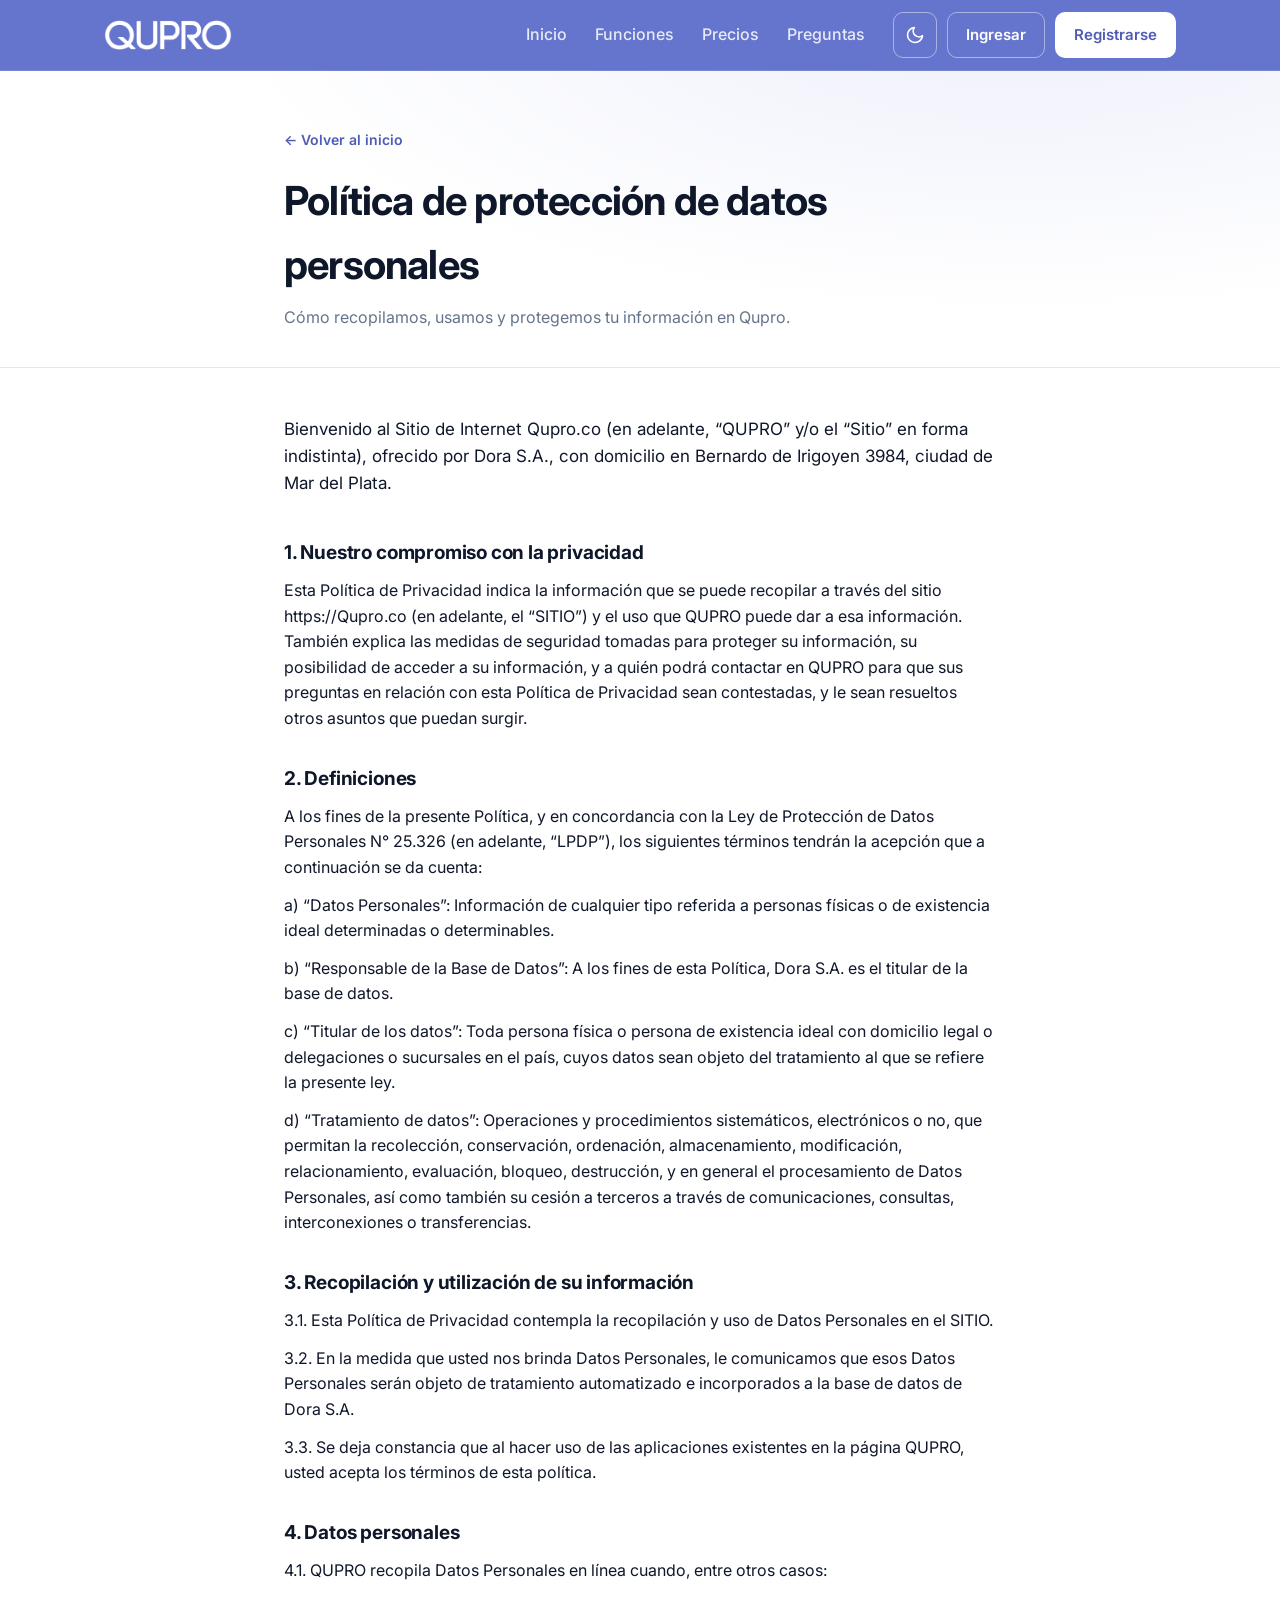
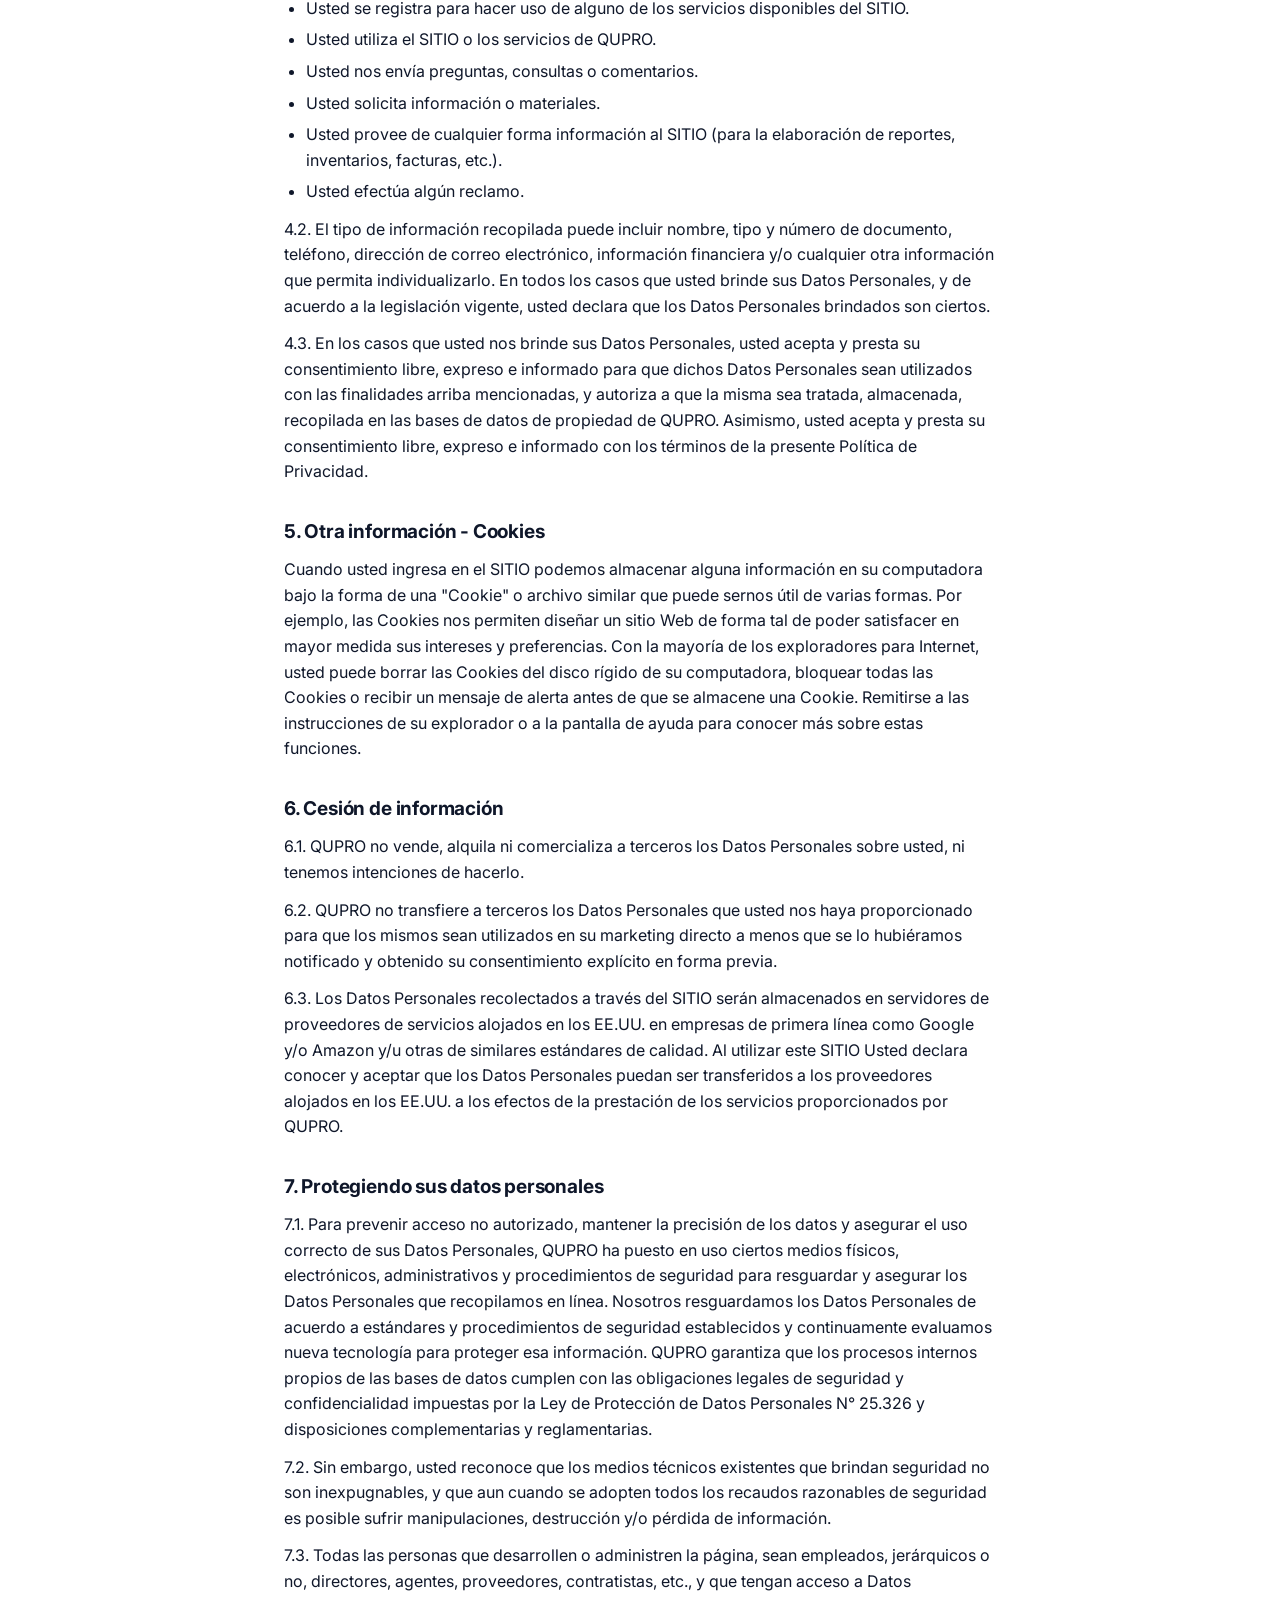
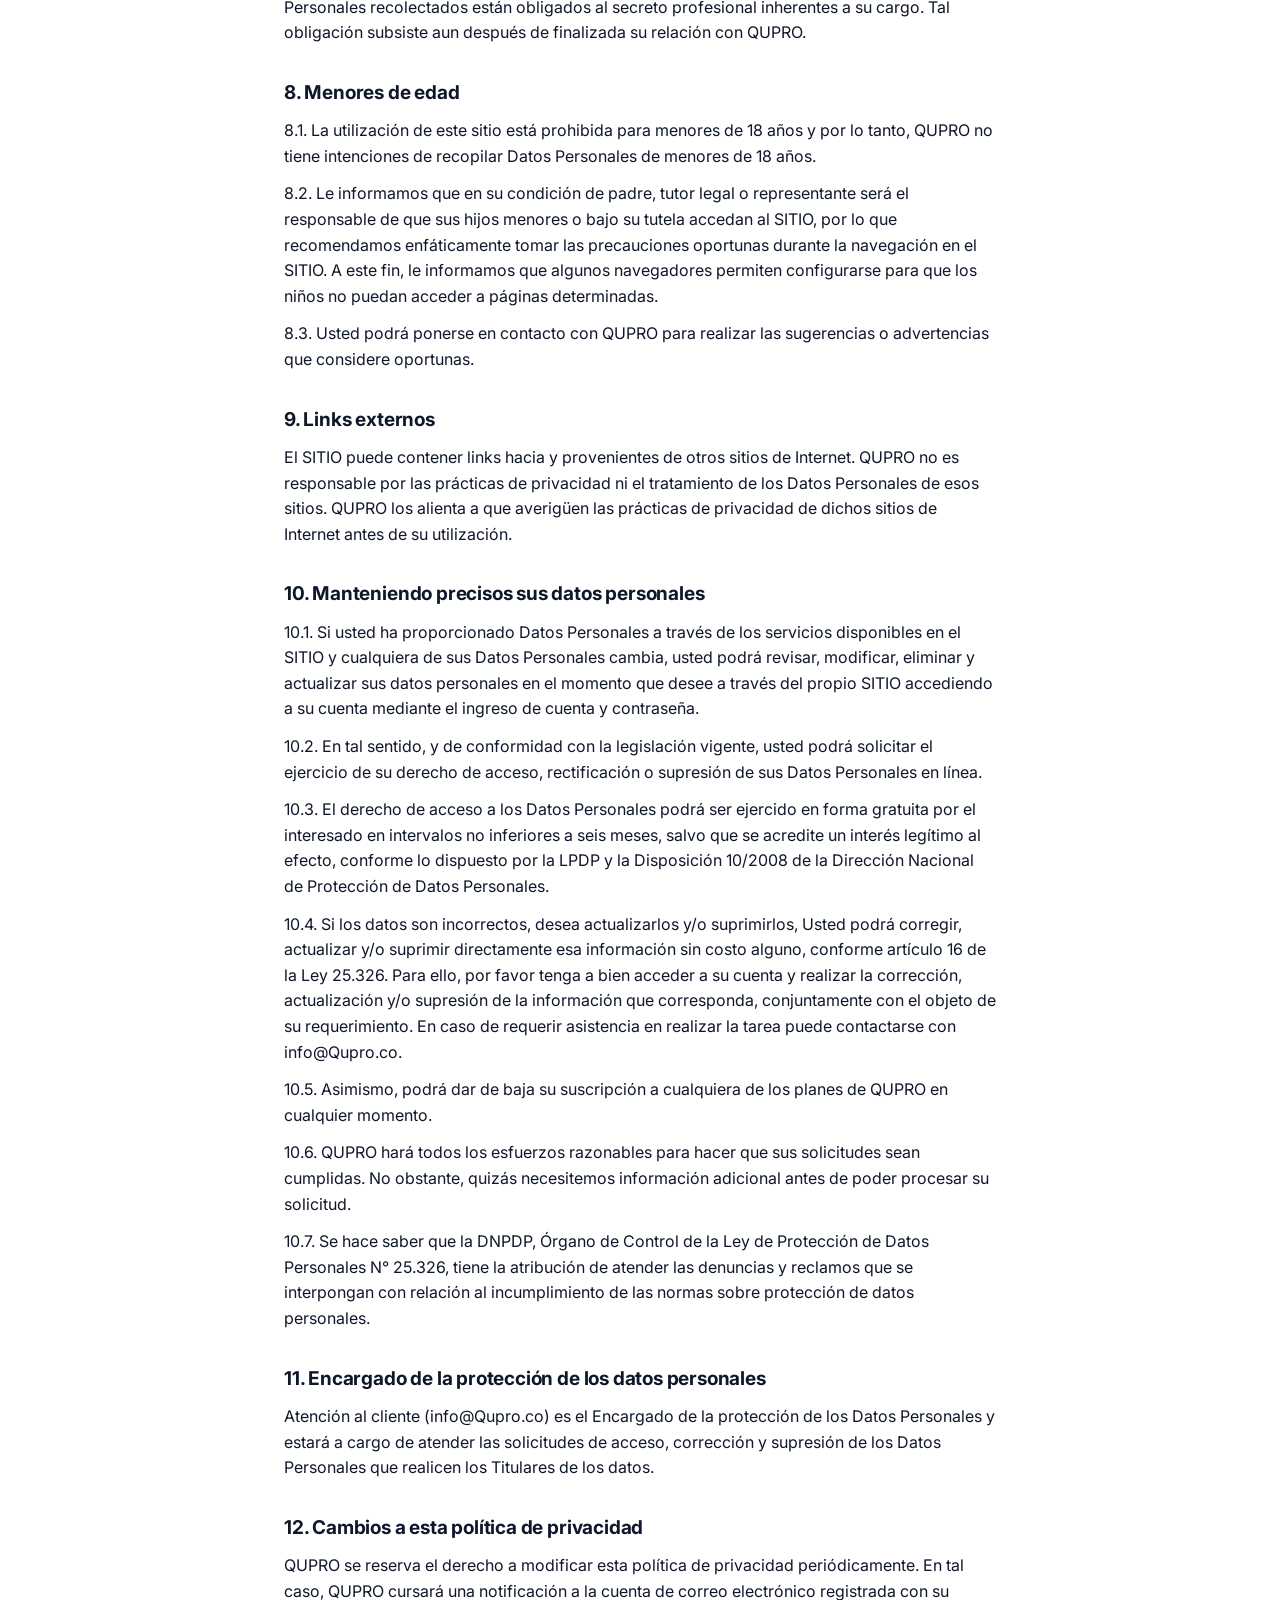
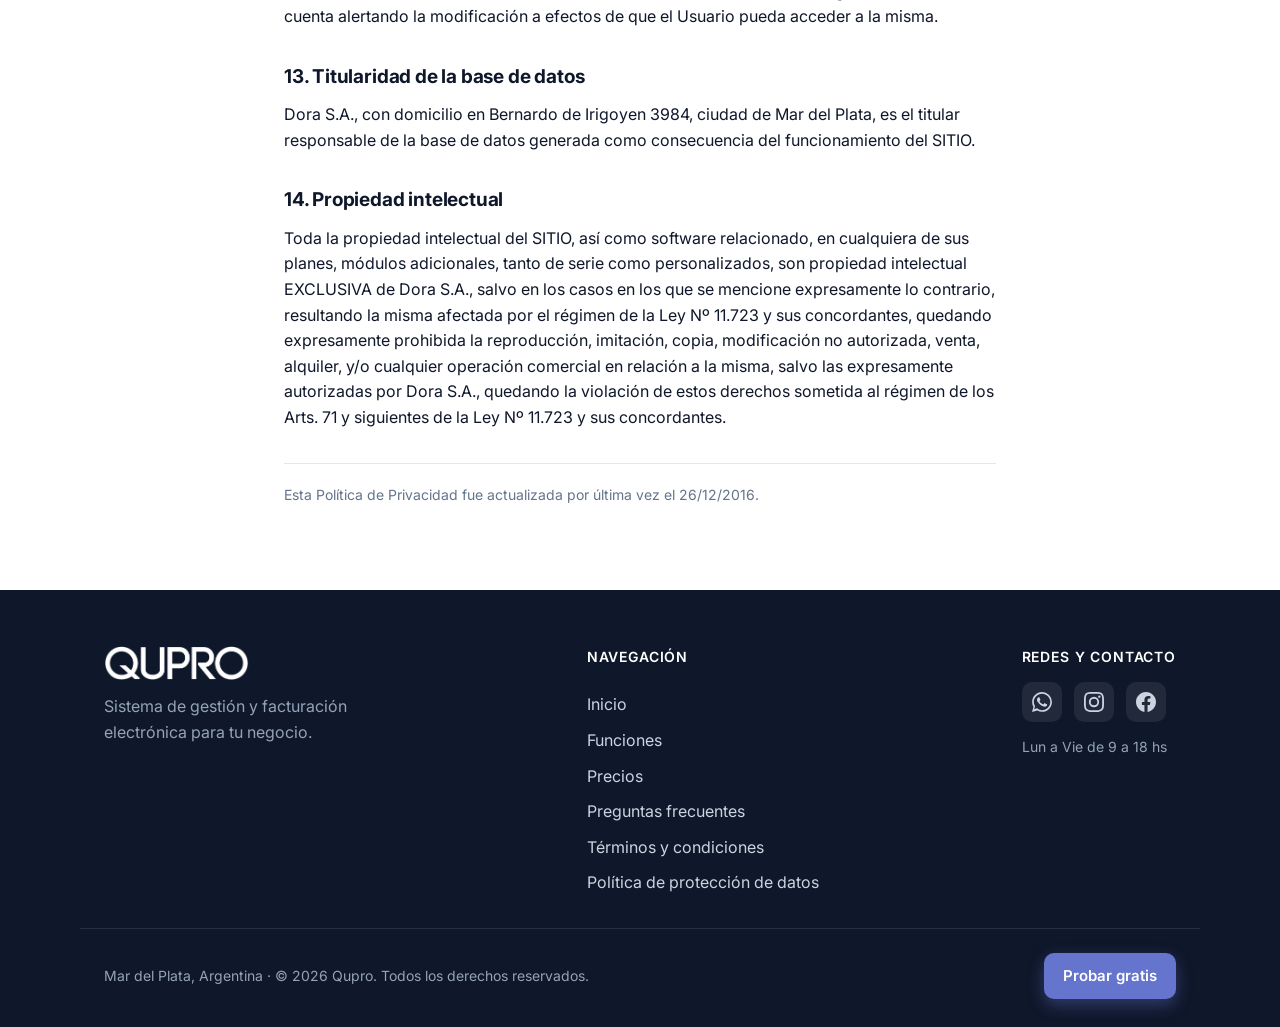
<file: politica-de-proteccion.html>
<!DOCTYPE html>
<html lang="es">
<head>
  <meta charset="UTF-8" />
  <meta name="viewport" content="width=device-width, initial-scale=1.0" />
  <script>
    (function () {
      try {
        var t = localStorage.getItem("theme");
        if (!t) t = matchMedia("(prefers-color-scheme: dark)").matches ? "dark" : "light";
        document.documentElement.setAttribute("data-theme", t);
      } catch (e) {}
    })();
  </script>
  <meta name="description" content="Política de protección de datos personales de Qupro." />
  <title>Qupro — Política de protección de datos</title>
  <link rel="icon" href="images/favicon.ico" sizes="any" />
  <link rel="apple-touch-icon" href="images/favicon.ico" />
  <link rel="preconnect" href="https://fonts.googleapis.com" />
  <link rel="preconnect" href="https://fonts.gstatic.com" crossorigin />
  <link href="https://fonts.googleapis.com/css2?family=Inter:wght@400;500;600;700;800&display=swap" rel="stylesheet" />
  <link rel="stylesheet" href="styles.css" />
</head>
<body>
  <!-- Navbar -->
  <header class="nav">
    <div class="container nav__inner">
      <a href="index.html" class="brand" aria-label="Qupro inicio">
        <img src="images/logo-qupro.png" alt="Qupro" class="brand__logo brand__logo--dark" />
      </a>
      <button class="nav__toggle" id="navToggle" aria-label="Abrir menú" aria-expanded="false">
        <span></span><span></span><span></span>
      </button>
      <div class="nav__menu" id="navMenu">
      <nav class="nav__links" aria-label="Navegación principal">
        <a href="index.html">Inicio</a>
        <a href="index.html#funciones">Funciones</a>
        <a href="index.html#planes">Precios</a>
        <a href="index.html#faq">Preguntas</a>
      </nav>
      <div class="nav__actions">
        <button id="themeToggle" class="theme-toggle" aria-label="Cambiar tema claro/oscuro">
          <svg class="icon-moon" viewBox="0 0 24 24" width="20" height="20" fill="none" stroke="currentColor" stroke-width="2" stroke-linecap="round" stroke-linejoin="round"><path d="M21 12.79A9 9 0 1 1 11.21 3 7 7 0 0 0 21 12.79z"/></svg>
          <svg class="icon-sun" viewBox="0 0 24 24" width="20" height="20" fill="none" stroke="currentColor" stroke-width="2" stroke-linecap="round" stroke-linejoin="round"><circle cx="12" cy="12" r="4"/><path d="M12 2v2M12 20v2M4.93 4.93l1.41 1.41M17.66 17.66l1.41 1.41M2 12h2M20 12h2M6.34 17.66l-1.41 1.41M19.07 4.93l-1.41 1.41"/></svg>
        </button>
        <a href="https://app.qupro.co/login" target="_blank" rel="noopener" class="btn btn--ghost">Ingresar</a>
        <a href="https://app.qupro.co/register" target="_blank" rel="noopener" class="btn btn--primary">Registrarse</a>
      </div>
      </div>
    </div>
  </header>

  <!-- Header -->
  <section class="legal-hero">
    <div class="container container--narrow">
      <a href="index.html" class="back">← Volver al inicio</a>
      <h1>Política de protección de datos personales</h1>
      <p>Cómo recopilamos, usamos y protegemos tu información en Qupro.</p>
    </div>
  </section>

  <!-- Content -->
  <main class="legal">
    <div class="container container--narrow">
      <p class="legal__lead">Bienvenido al Sitio de Internet Qupro.co (en adelante, “QUPRO” y/o el “Sitio” en forma indistinta), ofrecido por Dora S.A., con domicilio en Bernardo de Irigoyen 3984, ciudad de Mar del Plata.</p>

      <h2>1. Nuestro compromiso con la privacidad</h2>
      <p>Esta Política de Privacidad indica la información que se puede recopilar a través del sitio https://Qupro.co (en adelante, el “SITIO”) y el uso que QUPRO puede dar a esa información. También explica las medidas de seguridad tomadas para proteger su información, su posibilidad de acceder a su información, y a quién podrá contactar en QUPRO para que sus preguntas en relación con esta Política de Privacidad sean contestadas, y le sean resueltos otros asuntos que puedan surgir.</p>

      <h2>2. Definiciones</h2>
      <p>A los fines de la presente Política, y en concordancia con la Ley de Protección de Datos Personales N° 25.326 (en adelante, “LPDP”), los siguientes términos tendrán la acepción que a continuación se da cuenta:</p>
      <p>a) “Datos Personales”: Información de cualquier tipo referida a personas físicas o de existencia ideal determinadas o determinables.</p>
      <p>b) “Responsable de la Base de Datos”: A los fines de esta Política, Dora S.A. es el titular de la base de datos.</p>
      <p>c) “Titular de los datos”: Toda persona física o persona de existencia ideal con domicilio legal o delegaciones o sucursales en el país, cuyos datos sean objeto del tratamiento al que se refiere la presente ley.</p>
      <p>d) “Tratamiento de datos”: Operaciones y procedimientos sistemáticos, electrónicos o no, que permitan la recolección, conservación, ordenación, almacenamiento, modificación, relacionamiento, evaluación, bloqueo, destrucción, y en general el procesamiento de Datos Personales, así como también su cesión a terceros a través de comunicaciones, consultas, interconexiones o transferencias.</p>

      <h2>3. Recopilación y utilización de su información</h2>
      <p>3.1. Esta Política de Privacidad contempla la recopilación y uso de Datos Personales en el SITIO.</p>
      <p>3.2. En la medida que usted nos brinda Datos Personales, le comunicamos que esos Datos Personales serán objeto de tratamiento automatizado e incorporados a la base de datos de Dora S.A.</p>
      <p>3.3. Se deja constancia que al hacer uso de las aplicaciones existentes en la página QUPRO, usted acepta los términos de esta política.</p>

      <h2>4. Datos personales</h2>
      <p>4.1. QUPRO recopila Datos Personales en línea cuando, entre otros casos:</p>
      <ul>
        <li>Usted se registra para hacer uso de alguno de los servicios disponibles del SITIO.</li>
        <li>Usted utiliza el SITIO o los servicios de QUPRO.</li>
        <li>Usted nos envía preguntas, consultas o comentarios.</li>
        <li>Usted solicita información o materiales.</li>
        <li>Usted provee de cualquier forma información al SITIO (para la elaboración de reportes, inventarios, facturas, etc.).</li>
        <li>Usted efectúa algún reclamo.</li>
      </ul>
      <p>4.2. El tipo de información recopilada puede incluir nombre, tipo y número de documento, teléfono, dirección de correo electrónico, información financiera y/o cualquier otra información que permita individualizarlo. En todos los casos que usted brinde sus Datos Personales, y de acuerdo a la legislación vigente, usted declara que los Datos Personales brindados son ciertos.</p>
      <p>4.3. En los casos que usted nos brinde sus Datos Personales, usted acepta y presta su consentimiento libre, expreso e informado para que dichos Datos Personales sean utilizados con las finalidades arriba mencionadas, y autoriza a que la misma sea tratada, almacenada, recopilada en las bases de datos de propiedad de QUPRO. Asimismo, usted acepta y presta su consentimiento libre, expreso e informado con los términos de la presente Política de Privacidad.</p>

      <h2>5. Otra información - Cookies</h2>
      <p>Cuando usted ingresa en el SITIO podemos almacenar alguna información en su computadora bajo la forma de una "Cookie" o archivo similar que puede sernos útil de varias formas. Por ejemplo, las Cookies nos permiten diseñar un sitio Web de forma tal de poder satisfacer en mayor medida sus intereses y preferencias. Con la mayoría de los exploradores para Internet, usted puede borrar las Cookies del disco rígido de su computadora, bloquear todas las Cookies o recibir un mensaje de alerta antes de que se almacene una Cookie. Remitirse a las instrucciones de su explorador o a la pantalla de ayuda para conocer más sobre estas funciones.</p>

      <h2>6. Cesión de información</h2>
      <p>6.1. QUPRO no vende, alquila ni comercializa a terceros los Datos Personales sobre usted, ni tenemos intenciones de hacerlo.</p>
      <p>6.2. QUPRO no transfiere a terceros los Datos Personales que usted nos haya proporcionado para que los mismos sean utilizados en su marketing directo a menos que se lo hubiéramos notificado y obtenido su consentimiento explícito en forma previa.</p>
      <p>6.3. Los Datos Personales recolectados a través del SITIO serán almacenados en servidores de proveedores de servicios alojados en los EE.UU. en empresas de primera línea como Google y/o Amazon y/u otras de similares estándares de calidad. Al utilizar este SITIO Usted declara conocer y aceptar que los Datos Personales puedan ser transferidos a los proveedores alojados en los EE.UU. a los efectos de la prestación de los servicios proporcionados por QUPRO.</p>

      <h2>7. Protegiendo sus datos personales</h2>
      <p>7.1. Para prevenir acceso no autorizado, mantener la precisión de los datos y asegurar el uso correcto de sus Datos Personales, QUPRO ha puesto en uso ciertos medios físicos, electrónicos, administrativos y procedimientos de seguridad para resguardar y asegurar los Datos Personales que recopilamos en línea. Nosotros resguardamos los Datos Personales de acuerdo a estándares y procedimientos de seguridad establecidos y continuamente evaluamos nueva tecnología para proteger esa información. QUPRO garantiza que los procesos internos propios de las bases de datos cumplen con las obligaciones legales de seguridad y confidencialidad impuestas por la Ley de Protección de Datos Personales N° 25.326 y disposiciones complementarias y reglamentarias.</p>
      <p>7.2. Sin embargo, usted reconoce que los medios técnicos existentes que brindan seguridad no son inexpugnables, y que aun cuando se adopten todos los recaudos razonables de seguridad es posible sufrir manipulaciones, destrucción y/o pérdida de información.</p>
      <p>7.3. Todas las personas que desarrollen o administren la página, sean empleados, jerárquicos o no, directores, agentes, proveedores, contratistas, etc., y que tengan acceso a Datos Personales recolectados están obligados al secreto profesional inherentes a su cargo. Tal obligación subsiste aun después de finalizada su relación con QUPRO.</p>

      <h2>8. Menores de edad</h2>
      <p>8.1. La utilización de este sitio está prohibida para menores de 18 años y por lo tanto, QUPRO no tiene intenciones de recopilar Datos Personales de menores de 18 años.</p>
      <p>8.2. Le informamos que en su condición de padre, tutor legal o representante será el responsable de que sus hijos menores o bajo su tutela accedan al SITIO, por lo que recomendamos enfáticamente tomar las precauciones oportunas durante la navegación en el SITIO. A este fin, le informamos que algunos navegadores permiten configurarse para que los niños no puedan acceder a páginas determinadas.</p>
      <p>8.3. Usted podrá ponerse en contacto con QUPRO para realizar las sugerencias o advertencias que considere oportunas.</p>

      <h2>9. Links externos</h2>
      <p>El SITIO puede contener links hacia y provenientes de otros sitios de Internet. QUPRO no es responsable por las prácticas de privacidad ni el tratamiento de los Datos Personales de esos sitios. QUPRO los alienta a que averigüen las prácticas de privacidad de dichos sitios de Internet antes de su utilización.</p>

      <h2>10. Manteniendo precisos sus datos personales</h2>
      <p>10.1. Si usted ha proporcionado Datos Personales a través de los servicios disponibles en el SITIO y cualquiera de sus Datos Personales cambia, usted podrá revisar, modificar, eliminar y actualizar sus datos personales en el momento que desee a través del propio SITIO accediendo a su cuenta mediante el ingreso de cuenta y contraseña.</p>
      <p>10.2. En tal sentido, y de conformidad con la legislación vigente, usted podrá solicitar el ejercicio de su derecho de acceso, rectificación o supresión de sus Datos Personales en línea.</p>
      <p>10.3. El derecho de acceso a los Datos Personales podrá ser ejercido en forma gratuita por el interesado en intervalos no inferiores a seis meses, salvo que se acredite un interés legítimo al efecto, conforme lo dispuesto por la LPDP y la Disposición 10/2008 de la Dirección Nacional de Protección de Datos Personales.</p>
      <p>10.4. Si los datos son incorrectos, desea actualizarlos y/o suprimirlos, Usted podrá corregir, actualizar y/o suprimir directamente esa información sin costo alguno, conforme artículo 16 de la Ley 25.326. Para ello, por favor tenga a bien acceder a su cuenta y realizar la corrección, actualización y/o supresión de la información que corresponda, conjuntamente con el objeto de su requerimiento. En caso de requerir asistencia en realizar la tarea puede contactarse con info@Qupro.co.</p>
      <p>10.5. Asimismo, podrá dar de baja su suscripción a cualquiera de los planes de QUPRO en cualquier momento.</p>
      <p>10.6. QUPRO hará todos los esfuerzos razonables para hacer que sus solicitudes sean cumplidas. No obstante, quizás necesitemos información adicional antes de poder procesar su solicitud.</p>
      <p>10.7. Se hace saber que la DNPDP, Órgano de Control de la Ley de Protección de Datos Personales N° 25.326, tiene la atribución de atender las denuncias y reclamos que se interpongan con relación al incumplimiento de las normas sobre protección de datos personales.</p>

      <h2>11. Encargado de la protección de los datos personales</h2>
      <p>Atención al cliente (info@Qupro.co) es el Encargado de la protección de los Datos Personales y estará a cargo de atender las solicitudes de acceso, corrección y supresión de los Datos Personales que realicen los Titulares de los datos.</p>

      <h2>12. Cambios a esta política de privacidad</h2>
      <p>QUPRO se reserva el derecho a modificar esta política de privacidad periódicamente. En tal caso, QUPRO cursará una notificación a la cuenta de correo electrónico registrada con su cuenta alertando la modificación a efectos de que el Usuario pueda acceder a la misma.</p>

      <h2>13. Titularidad de la base de datos</h2>
      <p>Dora S.A., con domicilio en Bernardo de Irigoyen 3984, ciudad de Mar del Plata, es el titular responsable de la base de datos generada como consecuencia del funcionamiento del SITIO.</p>

      <h2>14. Propiedad intelectual</h2>
      <p>Toda la propiedad intelectual del SITIO, así como software relacionado, en cualquiera de sus planes, módulos adicionales, tanto de serie como personalizados, son propiedad intelectual EXCLUSIVA de Dora S.A., salvo en los casos en los que se mencione expresamente lo contrario, resultando la misma afectada por el régimen de la Ley Nº 11.723 y sus concordantes, quedando expresamente prohibida la reproducción, imitación, copia, modificación no autorizada, venta, alquiler, y/o cualquier operación comercial en relación a la misma, salvo las expresamente autorizadas por Dora S.A., quedando la violación de estos derechos sometida al régimen de los Arts. 71 y siguientes de la Ley Nº 11.723 y sus concordantes.</p>

      <p class="updated">Esta Política de Privacidad fue actualizada por última vez el 26/12/2016.</p>
    </div>
  </main>

  <!-- Footer -->
  <footer class="footer">
    <div class="container footer__inner">
      <div class="footer__brand">
        <img src="images/logo-qupro.png" alt="Qupro" class="brand__logo" />
        <p>Sistema de gestión y facturación electrónica para tu negocio.</p>
      </div>
      <div class="footer__links">
        <span class="footer__title">Navegación</span>
        <a href="index.html">Inicio</a>
        <a href="index.html#funciones">Funciones</a>
        <a href="index.html#planes">Precios</a>
        <a href="index.html#faq">Preguntas frecuentes</a>
        <a href="terminos-y-condiciones.html">Términos y condiciones</a>
        <a href="politica-de-proteccion.html">Política de protección de datos</a>
      </div>
      <div class="footer__social">
        <span class="footer__title">Redes y contacto</span>
        <div class="socials">
          <a href="https://wa.me/+5492235113393" target="_blank" rel="noopener" aria-label="WhatsApp">
            <svg viewBox="0 0 24 24" width="20" height="20" fill="currentColor"><path d="M.057 24l1.687-6.163a11.867 11.867 0 01-1.587-5.946C.16 5.335 5.495 0 12.05 0a11.82 11.82 0 018.413 3.488 11.82 11.82 0 013.48 8.414c-.003 6.557-5.338 11.892-11.893 11.892a11.9 11.9 0 01-5.688-1.448L.057 24zm6.597-3.807c1.676.995 3.276 1.591 5.392 1.592 5.448 0 9.886-4.434 9.889-9.885.002-5.462-4.415-9.89-9.881-9.892-5.452 0-9.887 4.434-9.889 9.884a9.86 9.86 0 001.51 5.26l-.999 3.648 3.978-1.607zm11.387-5.464c-.074-.124-.272-.198-.57-.347-.297-.149-1.758-.868-2.031-.967-.272-.099-.47-.149-.669.149-.198.297-.768.967-.941 1.165-.173.198-.347.223-.644.074-.297-.149-1.255-.462-2.39-1.475-.883-.788-1.48-1.761-1.653-2.059-.173-.297-.018-.458.13-.606.134-.133.297-.347.446-.521.151-.172.2-.296.3-.495.099-.198.05-.372-.025-.521-.075-.148-.669-1.611-.916-2.206-.242-.579-.487-.501-.669-.51l-.57-.01c-.198 0-.52.074-.792.372s-1.04 1.016-1.04 2.479 1.065 2.876 1.213 3.074c.149.198 2.095 3.2 5.076 4.487.709.306 1.263.489 1.694.626.712.226 1.36.194 1.872.118.571-.085 1.758-.719 2.006-1.413.248-.695.248-1.29.173-1.414z"/></svg>
          </a>
          <a href="https://www.instagram.com/qupro_soft/" target="_blank" rel="noopener" aria-label="Instagram">
            <svg viewBox="0 0 24 24" width="20" height="20" fill="currentColor"><path d="M12 2.163c3.204 0 3.584.012 4.85.07 3.252.148 4.771 1.691 4.919 4.919.058 1.265.069 1.645.069 4.849 0 3.205-.012 3.584-.069 4.849-.149 3.225-1.664 4.771-4.919 4.919-1.266.058-1.644.07-4.85.07-3.204 0-3.584-.012-4.849-.07-3.26-.149-4.771-1.699-4.919-4.92-.058-1.265-.07-1.644-.07-4.849 0-3.204.013-3.583.07-4.849.149-3.227 1.664-4.771 4.919-4.919 1.266-.057 1.645-.069 4.849-.069zM12 0C8.741 0 8.333.014 7.053.072 2.695.272.273 2.69.073 7.052.014 8.333 0 8.741 0 12c0 3.259.014 3.668.072 4.948.2 4.358 2.618 6.78 6.98 6.98C8.333 23.986 8.741 24 12 24c3.259 0 3.668-.014 4.948-.072 4.354-.2 6.782-2.618 6.979-6.98.059-1.28.073-1.689.073-4.948 0-3.259-.014-3.667-.072-4.947-.196-4.354-2.617-6.78-6.979-6.98C15.668.014 15.259 0 12 0zm0 5.838a6.162 6.162 0 100 12.324 6.162 6.162 0 000-12.324zM12 16a4 4 0 110-8 4 4 0 010 8zm6.406-11.845a1.44 1.44 0 100 2.881 1.44 1.44 0 000-2.881z"/></svg>
          </a>
          <a href="https://www.facebook.com/qupro.soft" target="_blank" rel="noopener" aria-label="Facebook">
            <svg viewBox="0 0 24 24" width="20" height="20" fill="currentColor"><path d="M24 12.073c0-6.627-5.373-12-12-12s-12 5.373-12 12c0 5.99 4.388 10.954 10.125 11.854v-8.385H7.078v-3.47h3.047V9.43c0-3.007 1.792-4.669 4.533-4.669 1.312 0 2.686.235 2.686.235v2.953H15.83c-1.491 0-1.956.925-1.956 1.874v2.25h3.328l-.532 3.47h-2.796v8.385C19.612 23.027 24 18.062 24 12.073z"/></svg>
          </a>
        </div>
        <p class="footer__contact">Lun a Vie de 9 a 18 hs</p>
      </div>
    </div>
    <div class="container footer__bottom">
      <span>Mar del Plata, Argentina · © <span id="year"></span> Qupro. Todos los derechos reservados.</span>
      <a href="https://app.qupro.co/register" target="_blank" rel="noopener" class="btn btn--primary">Probar gratis</a>
    </div>
  </footer>

  <!-- Volver arriba -->
  <button id="toTop" class="to-top" aria-label="Volver arriba">
    <svg viewBox="0 0 24 24" width="26" height="26" fill="none" stroke="currentColor" stroke-width="2.5" stroke-linecap="round" stroke-linejoin="round"><path d="M18 15l-6-6-6 6"/></svg>
  </button>

  <script src="script.js"></script>
</body>
</html>
</file>
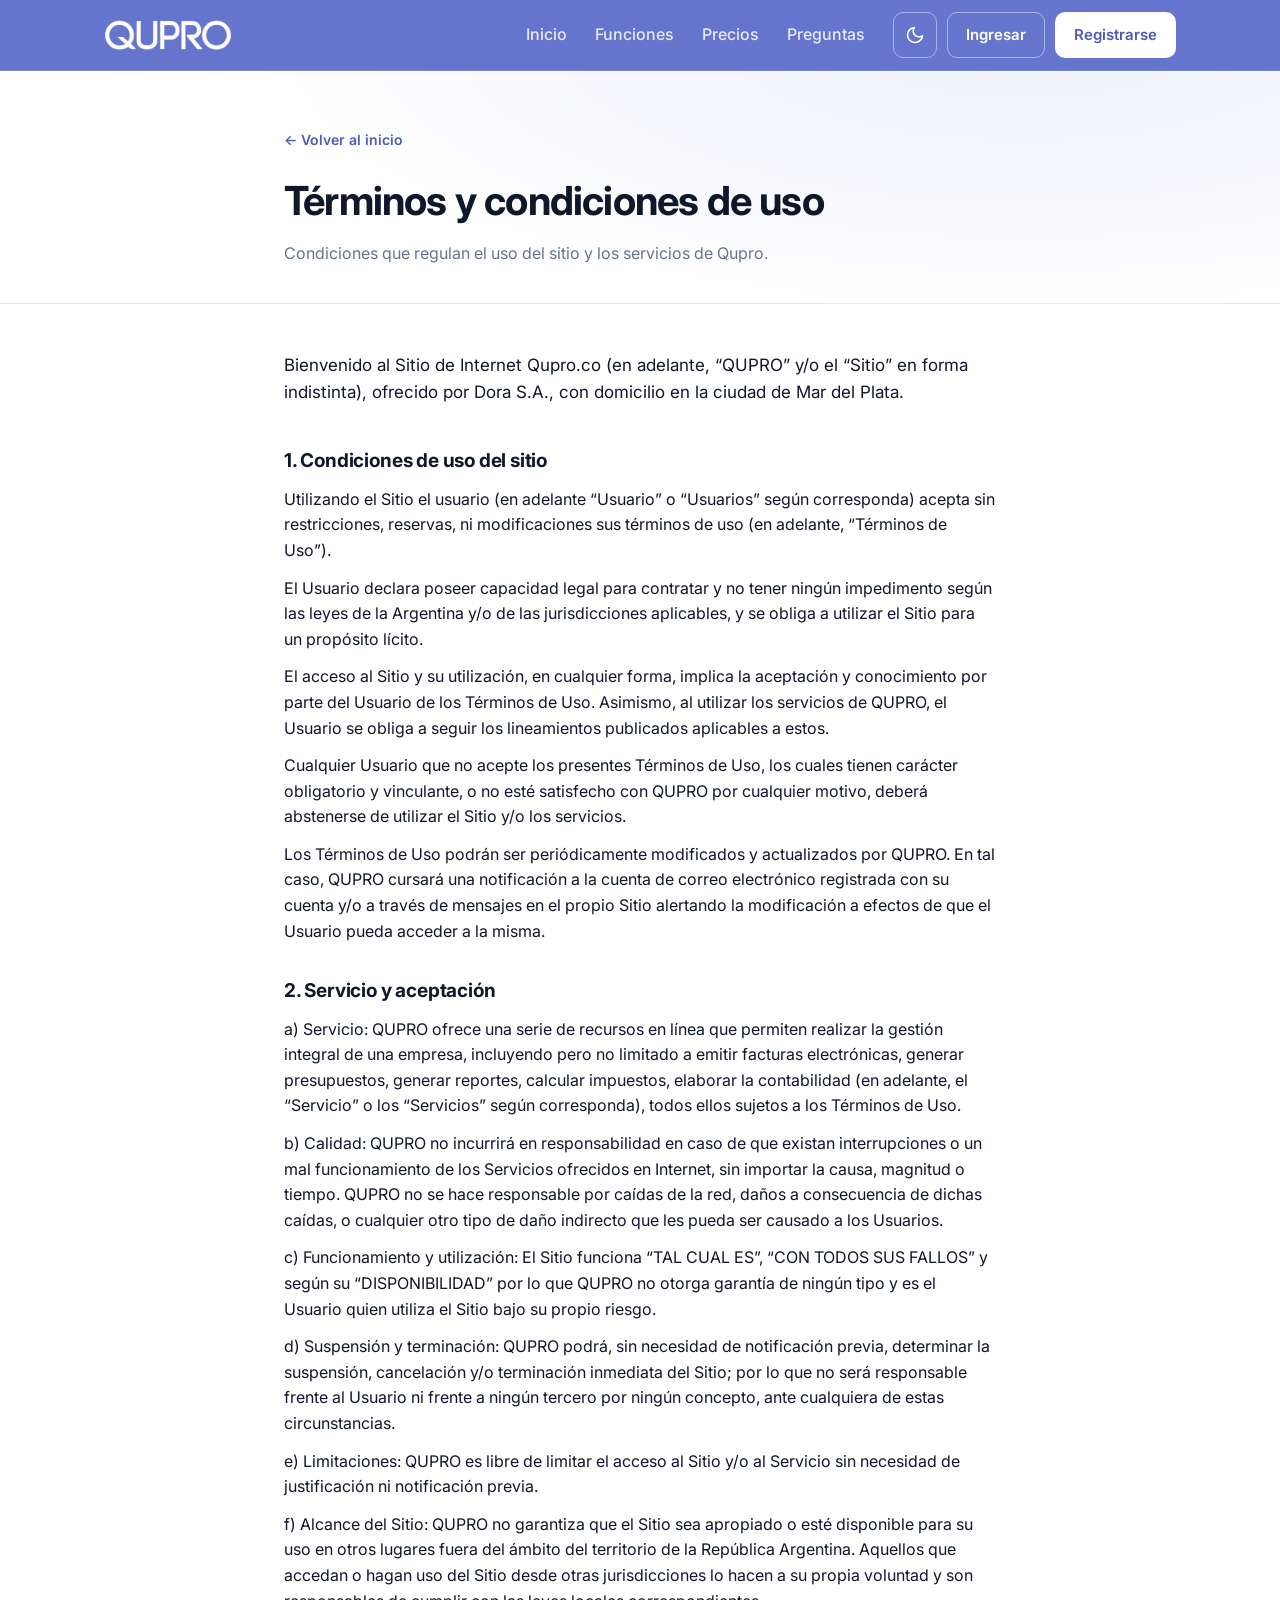
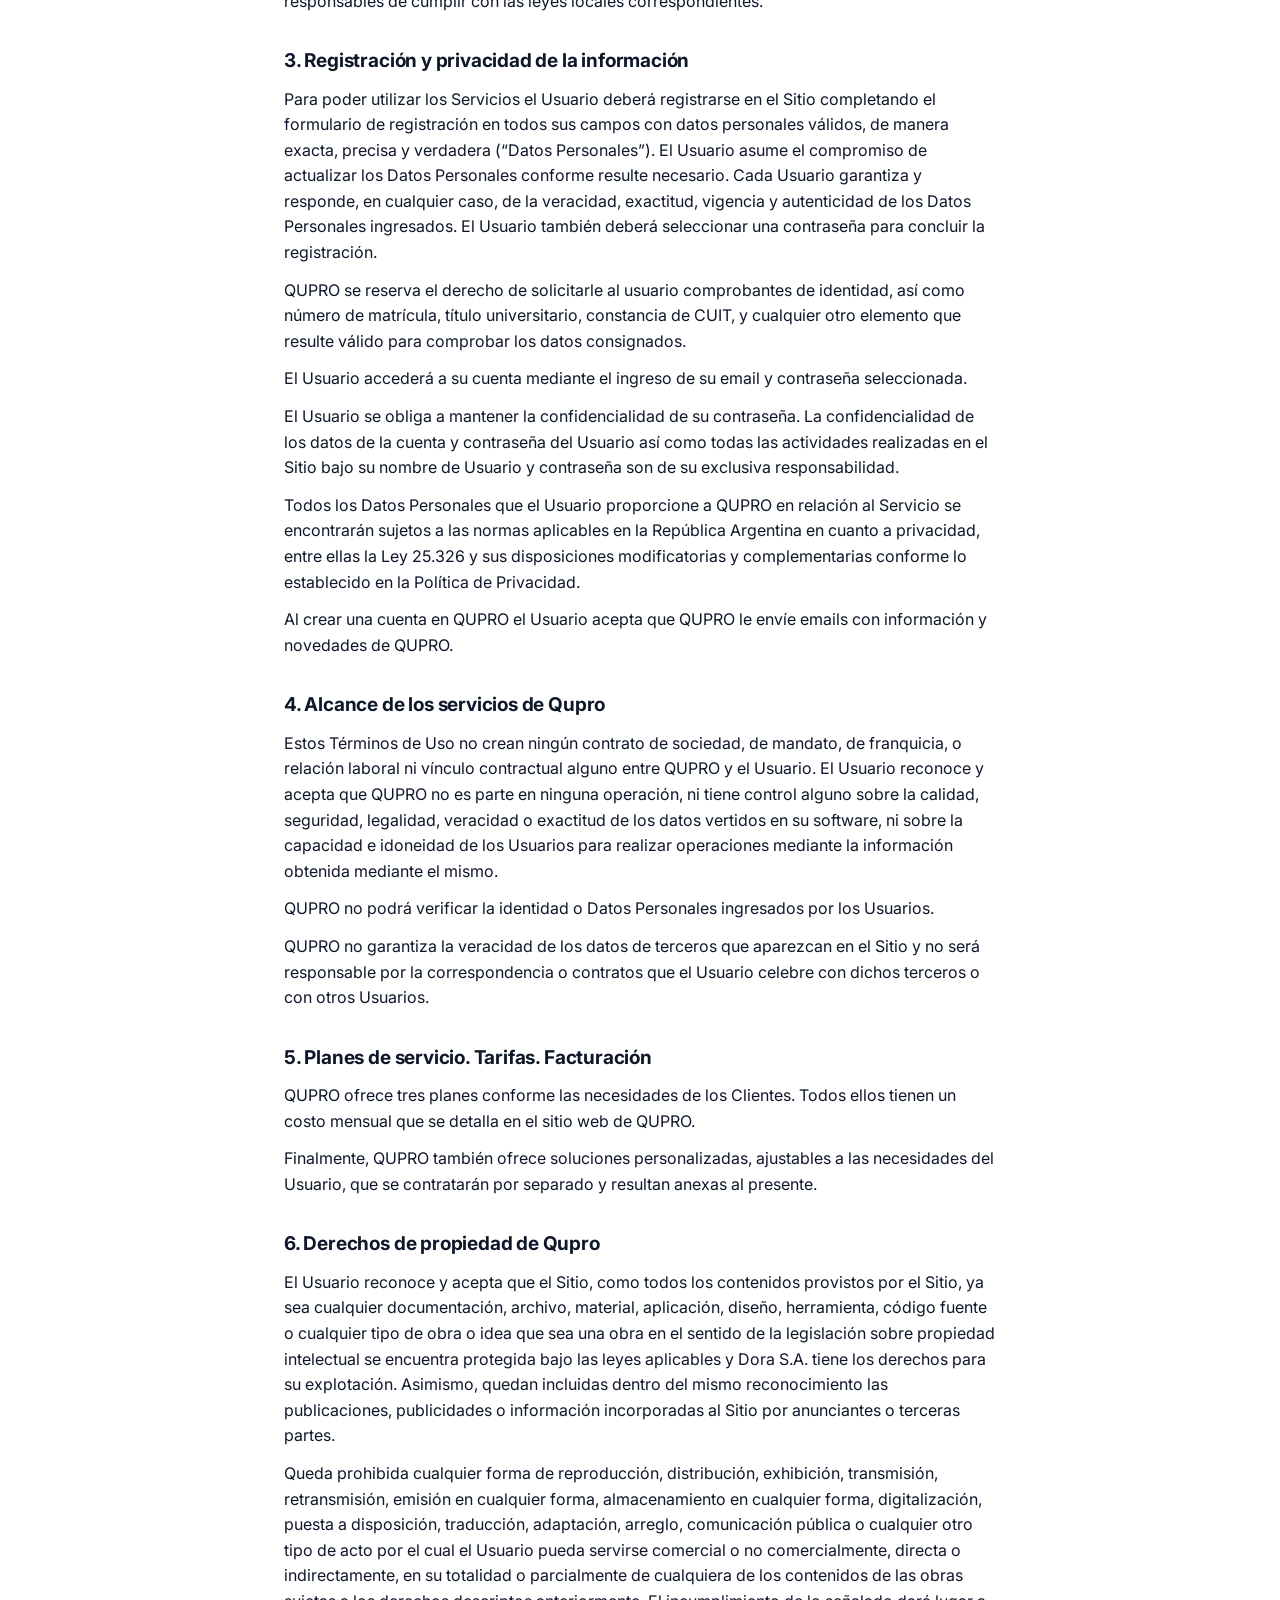
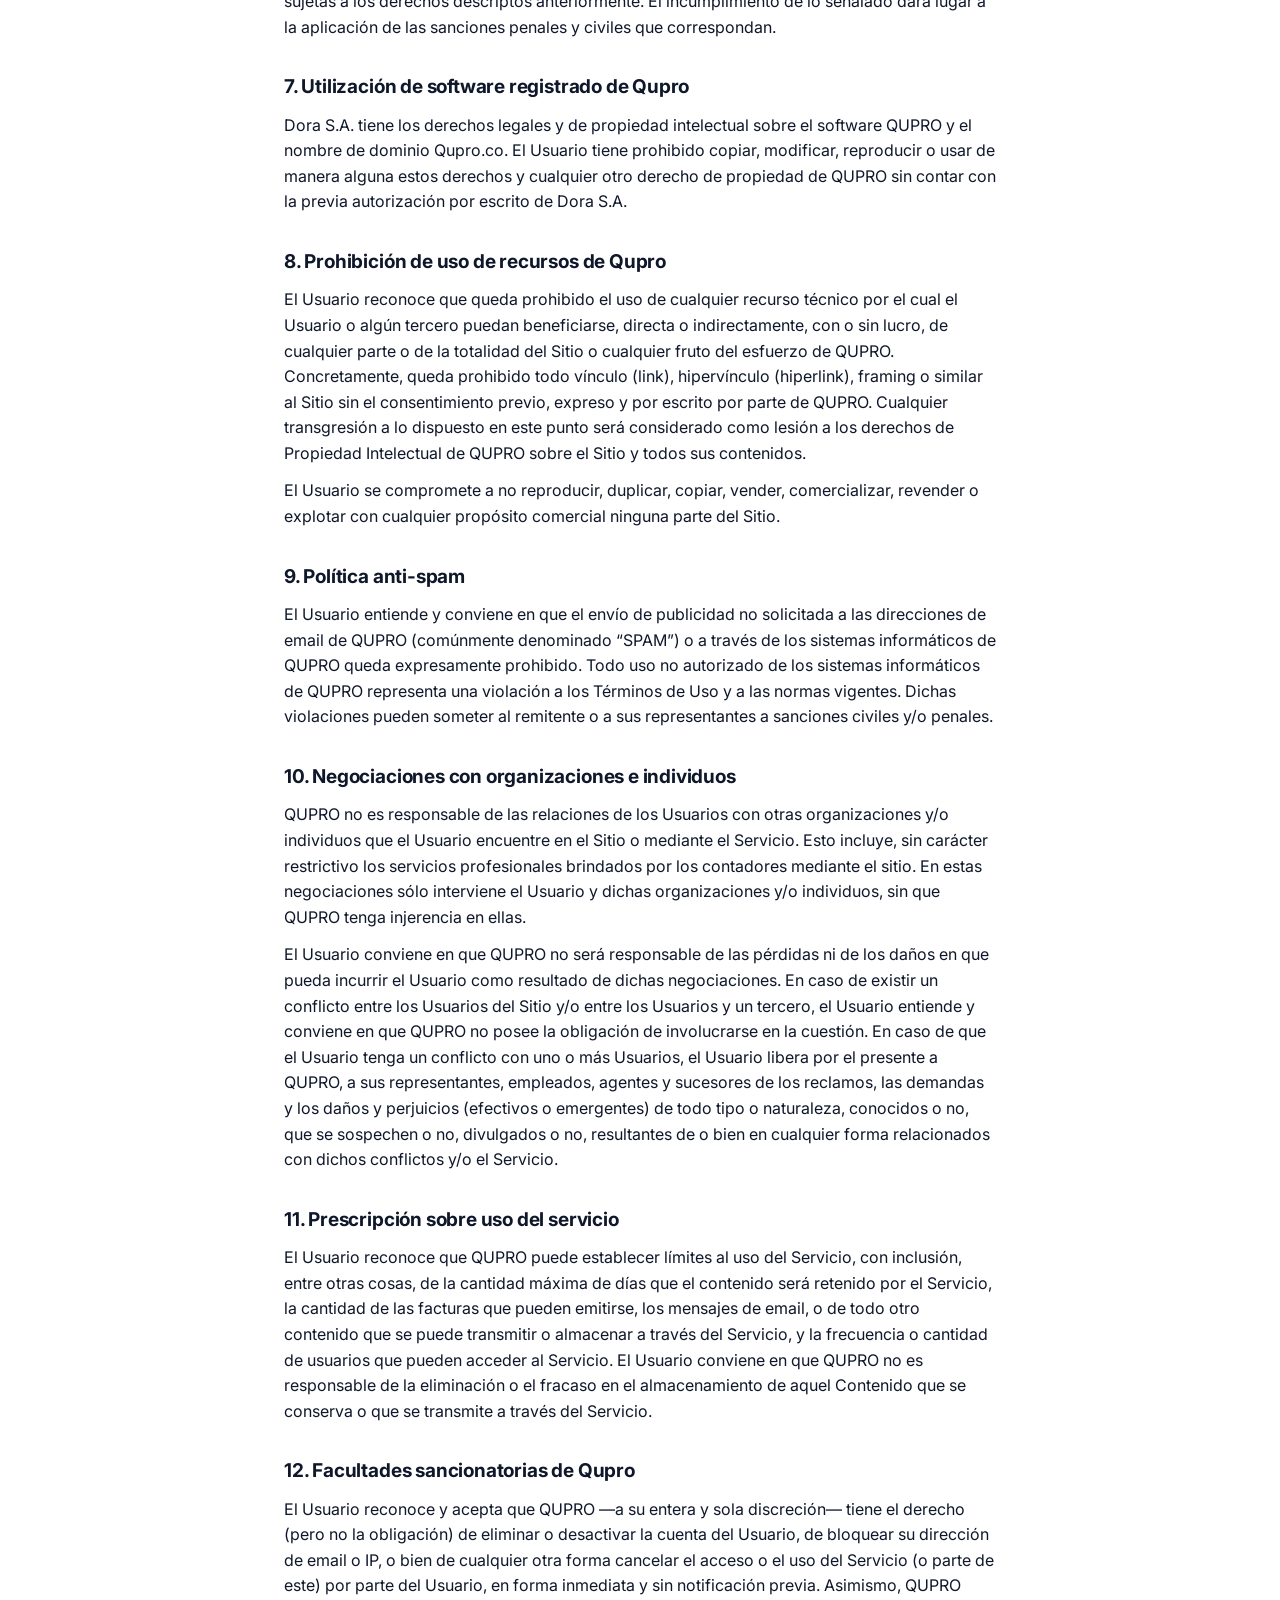
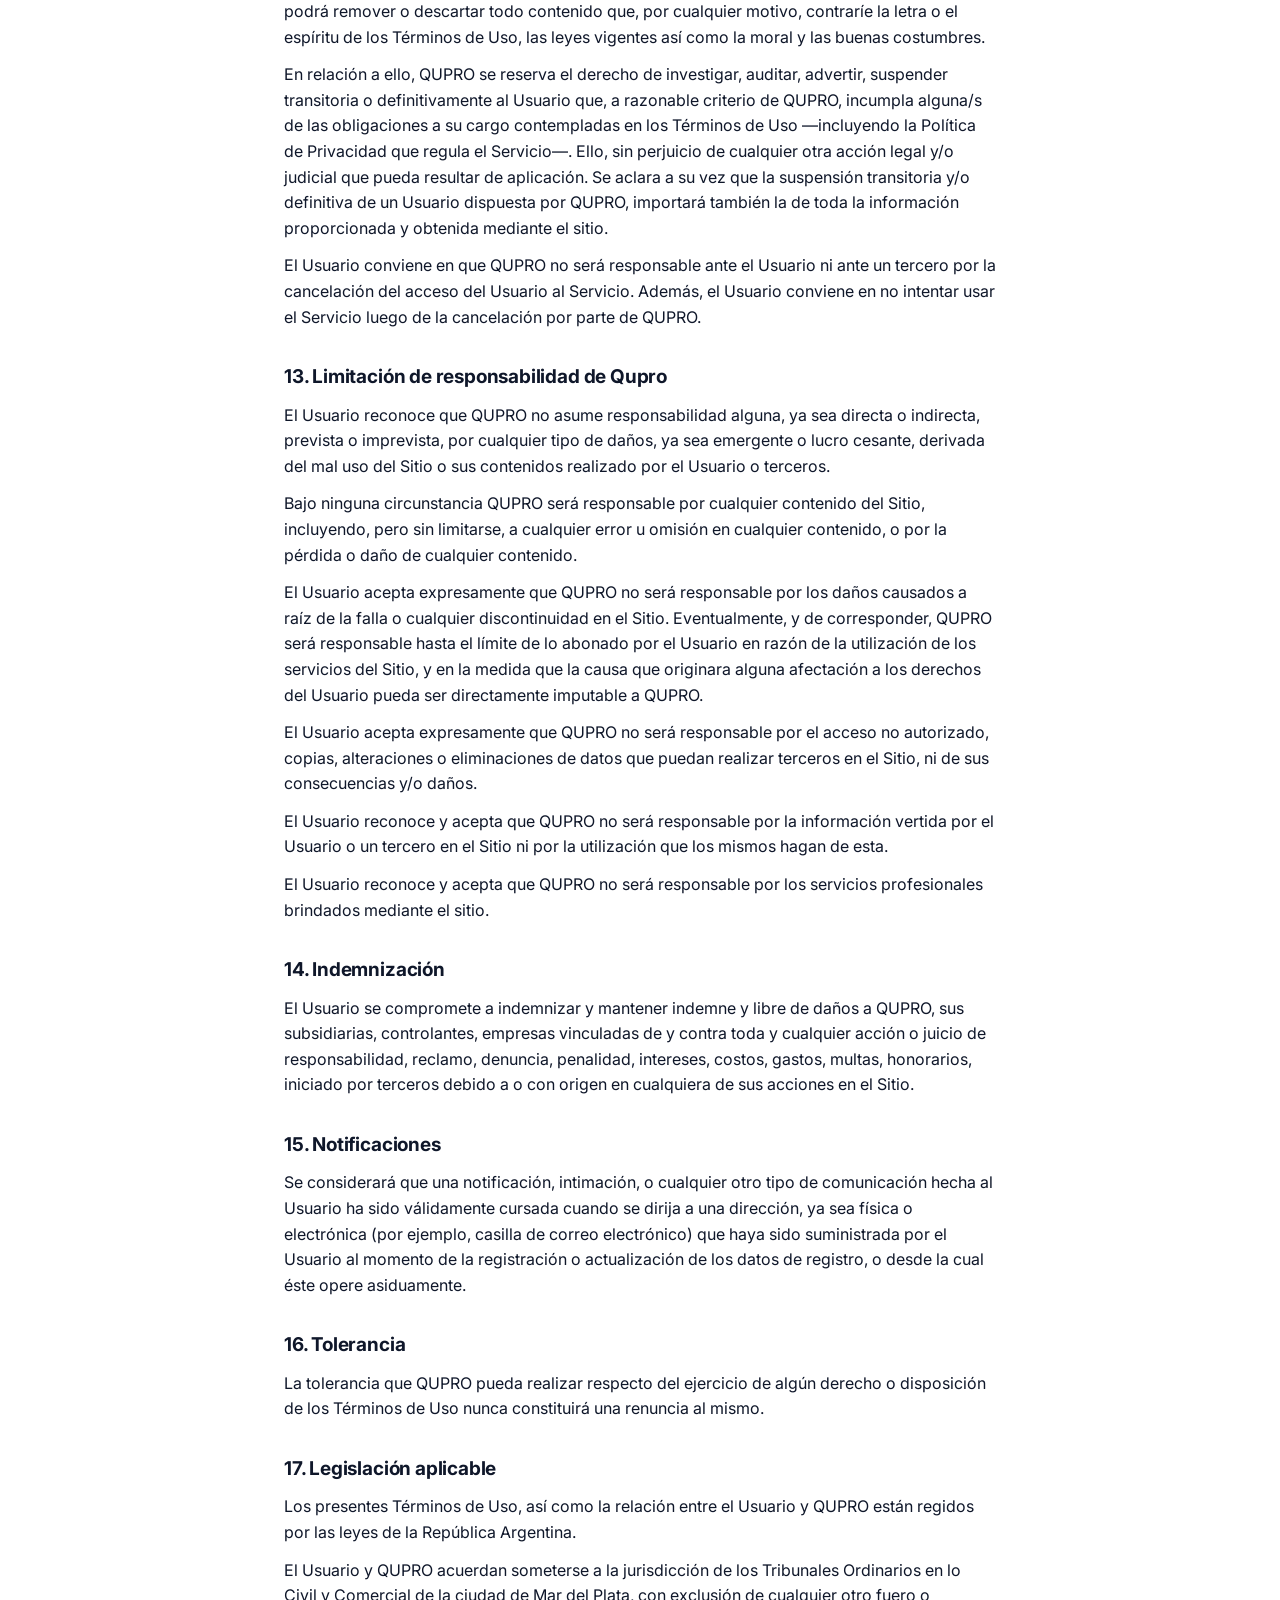
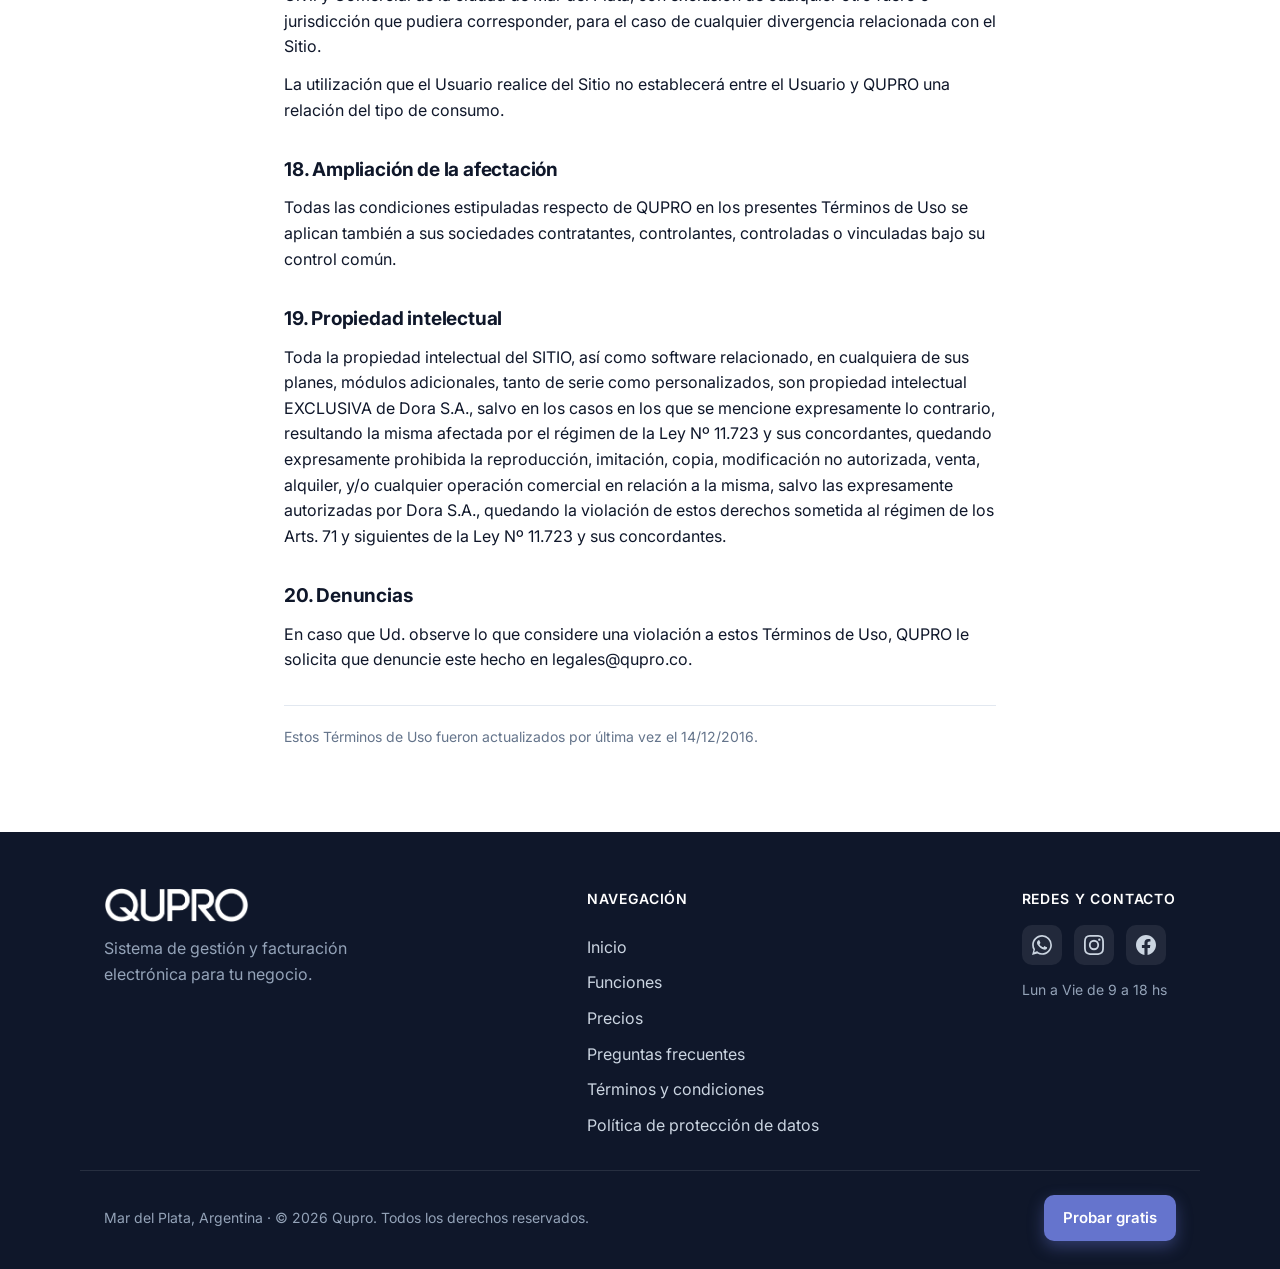
<file: terminos-y-condiciones.html>
<!DOCTYPE html>
<html lang="es">
<head>
  <meta charset="UTF-8" />
  <meta name="viewport" content="width=device-width, initial-scale=1.0" />
  <script>
    (function () {
      try {
        var t = localStorage.getItem("theme");
        if (!t) t = matchMedia("(prefers-color-scheme: dark)").matches ? "dark" : "light";
        document.documentElement.setAttribute("data-theme", t);
      } catch (e) {}
    })();
  </script>
  <meta name="description" content="Términos y condiciones de uso de Qupro." />
  <title>Qupro — Términos y condiciones</title>
  <link rel="icon" href="images/favicon.ico" sizes="any" />
  <link rel="apple-touch-icon" href="images/favicon.ico" />
  <link rel="preconnect" href="https://fonts.googleapis.com" />
  <link rel="preconnect" href="https://fonts.gstatic.com" crossorigin />
  <link href="https://fonts.googleapis.com/css2?family=Inter:wght@400;500;600;700;800&display=swap" rel="stylesheet" />
  <link rel="stylesheet" href="styles.css" />
</head>
<body>
  <!-- Navbar -->
  <header class="nav">
    <div class="container nav__inner">
      <a href="index.html" class="brand" aria-label="Qupro inicio">
        <img src="images/logo-qupro.png" alt="Qupro" class="brand__logo brand__logo--dark" />
      </a>
      <button class="nav__toggle" id="navToggle" aria-label="Abrir menú" aria-expanded="false">
        <span></span><span></span><span></span>
      </button>
      <div class="nav__menu" id="navMenu">
      <nav class="nav__links" aria-label="Navegación principal">
        <a href="index.html">Inicio</a>
        <a href="index.html#funciones">Funciones</a>
        <a href="index.html#planes">Precios</a>
        <a href="index.html#faq">Preguntas</a>
      </nav>
      <div class="nav__actions">
        <button id="themeToggle" class="theme-toggle" aria-label="Cambiar tema claro/oscuro">
          <svg class="icon-moon" viewBox="0 0 24 24" width="20" height="20" fill="none" stroke="currentColor" stroke-width="2" stroke-linecap="round" stroke-linejoin="round"><path d="M21 12.79A9 9 0 1 1 11.21 3 7 7 0 0 0 21 12.79z"/></svg>
          <svg class="icon-sun" viewBox="0 0 24 24" width="20" height="20" fill="none" stroke="currentColor" stroke-width="2" stroke-linecap="round" stroke-linejoin="round"><circle cx="12" cy="12" r="4"/><path d="M12 2v2M12 20v2M4.93 4.93l1.41 1.41M17.66 17.66l1.41 1.41M2 12h2M20 12h2M6.34 17.66l-1.41 1.41M19.07 4.93l-1.41 1.41"/></svg>
        </button>
        <a href="https://app.qupro.co/login" target="_blank" rel="noopener" class="btn btn--ghost">Ingresar</a>
        <a href="https://app.qupro.co/register" target="_blank" rel="noopener" class="btn btn--primary">Registrarse</a>
      </div>
      </div>
    </div>
  </header>

  <!-- Header -->
  <section class="legal-hero">
    <div class="container container--narrow">
      <a href="index.html" class="back">← Volver al inicio</a>
      <h1>Términos y condiciones de uso</h1>
      <p>Condiciones que regulan el uso del sitio y los servicios de Qupro.</p>
    </div>
  </section>

  <!-- Content -->
  <main class="legal">
    <div class="container container--narrow">
      <p class="legal__lead">Bienvenido al Sitio de Internet Qupro.co (en adelante, “QUPRO” y/o el “Sitio” en forma indistinta), ofrecido por Dora S.A., con domicilio en la ciudad de Mar del Plata.</p>

      <h2>1. Condiciones de uso del sitio</h2>
      <p>Utilizando el Sitio el usuario (en adelante “Usuario” o “Usuarios” según corresponda) acepta sin restricciones, reservas, ni modificaciones sus términos de uso (en adelante, “Términos de Uso”).</p>
      <p>El Usuario declara poseer capacidad legal para contratar y no tener ningún impedimento según las leyes de la Argentina y/o de las jurisdicciones aplicables, y se obliga a utilizar el Sitio para un propósito lícito.</p>
      <p>El acceso al Sitio y su utilización, en cualquier forma, implica la aceptación y conocimiento por parte del Usuario de los Términos de Uso. Asimismo, al utilizar los servicios de QUPRO, el Usuario se obliga a seguir los lineamientos publicados aplicables a estos.</p>
      <p>Cualquier Usuario que no acepte los presentes Términos de Uso, los cuales tienen carácter obligatorio y vinculante, o no esté satisfecho con QUPRO por cualquier motivo, deberá abstenerse de utilizar el Sitio y/o los servicios.</p>
      <p>Los Términos de Uso podrán ser periódicamente modificados y actualizados por QUPRO. En tal caso, QUPRO cursará una notificación a la cuenta de correo electrónico registrada con su cuenta y/o a través de mensajes en el propio Sitio alertando la modificación a efectos de que el Usuario pueda acceder a la misma.</p>

      <h2>2. Servicio y aceptación</h2>
      <p>a) Servicio: QUPRO ofrece una serie de recursos en línea que permiten realizar la gestión integral de una empresa, incluyendo pero no limitado a emitir facturas electrónicas, generar presupuestos, generar reportes, calcular impuestos, elaborar la contabilidad (en adelante, el “Servicio” o los “Servicios” según corresponda), todos ellos sujetos a los Términos de Uso.</p>
      <p>b) Calidad: QUPRO no incurrirá en responsabilidad en caso de que existan interrupciones o un mal funcionamiento de los Servicios ofrecidos en Internet, sin importar la causa, magnitud o tiempo. QUPRO no se hace responsable por caídas de la red, daños a consecuencia de dichas caídas, o cualquier otro tipo de daño indirecto que les pueda ser causado a los Usuarios.</p>
      <p>c) Funcionamiento y utilización: El Sitio funciona “TAL CUAL ES”, “CON TODOS SUS FALLOS” y según su “DISPONIBILIDAD” por lo que QUPRO no otorga garantía de ningún tipo y es el Usuario quien utiliza el Sitio bajo su propio riesgo.</p>
      <p>d) Suspensión y terminación: QUPRO podrá, sin necesidad de notificación previa, determinar la suspensión, cancelación y/o terminación inmediata del Sitio; por lo que no será responsable frente al Usuario ni frente a ningún tercero por ningún concepto, ante cualquiera de estas circunstancias.</p>
      <p>e) Limitaciones: QUPRO es libre de limitar el acceso al Sitio y/o al Servicio sin necesidad de justificación ni notificación previa.</p>
      <p>f) Alcance del Sitio: QUPRO no garantiza que el Sitio sea apropiado o esté disponible para su uso en otros lugares fuera del ámbito del territorio de la República Argentina. Aquellos que accedan o hagan uso del Sitio desde otras jurisdicciones lo hacen a su propia voluntad y son responsables de cumplir con las leyes locales correspondientes.</p>

      <h2>3. Registración y privacidad de la información</h2>
      <p>Para poder utilizar los Servicios el Usuario deberá registrarse en el Sitio completando el formulario de registración en todos sus campos con datos personales válidos, de manera exacta, precisa y verdadera (“Datos Personales”). El Usuario asume el compromiso de actualizar los Datos Personales conforme resulte necesario. Cada Usuario garantiza y responde, en cualquier caso, de la veracidad, exactitud, vigencia y autenticidad de los Datos Personales ingresados. El Usuario también deberá seleccionar una contraseña para concluir la registración.</p>
      <p>QUPRO se reserva el derecho de solicitarle al usuario comprobantes de identidad, así como número de matrícula, título universitario, constancia de CUIT, y cualquier otro elemento que resulte válido para comprobar los datos consignados.</p>
      <p>El Usuario accederá a su cuenta mediante el ingreso de su email y contraseña seleccionada.</p>
      <p>El Usuario se obliga a mantener la confidencialidad de su contraseña. La confidencialidad de los datos de la cuenta y contraseña del Usuario así como todas las actividades realizadas en el Sitio bajo su nombre de Usuario y contraseña son de su exclusiva responsabilidad.</p>
      <p>Todos los Datos Personales que el Usuario proporcione a QUPRO en relación al Servicio se encontrarán sujetos a las normas aplicables en la República Argentina en cuanto a privacidad, entre ellas la Ley 25.326 y sus disposiciones modificatorias y complementarias conforme lo establecido en la Política de Privacidad.</p>
      <p>Al crear una cuenta en QUPRO el Usuario acepta que QUPRO le envíe emails con información y novedades de QUPRO.</p>

      <h2>4. Alcance de los servicios de Qupro</h2>
      <p>Estos Términos de Uso no crean ningún contrato de sociedad, de mandato, de franquicia, o relación laboral ni vínculo contractual alguno entre QUPRO y el Usuario. El Usuario reconoce y acepta que QUPRO no es parte en ninguna operación, ni tiene control alguno sobre la calidad, seguridad, legalidad, veracidad o exactitud de los datos vertidos en su software, ni sobre la capacidad e idoneidad de los Usuarios para realizar operaciones mediante la información obtenida mediante el mismo.</p>
      <p>QUPRO no podrá verificar la identidad o Datos Personales ingresados por los Usuarios.</p>
      <p>QUPRO no garantiza la veracidad de los datos de terceros que aparezcan en el Sitio y no será responsable por la correspondencia o contratos que el Usuario celebre con dichos terceros o con otros Usuarios.</p>

      <h2>5. Planes de servicio. Tarifas. Facturación</h2>
      <p>QUPRO ofrece tres planes conforme las necesidades de los Clientes. Todos ellos tienen un costo mensual que se detalla en el sitio web de QUPRO.</p>
      <p>Finalmente, QUPRO también ofrece soluciones personalizadas, ajustables a las necesidades del Usuario, que se contratarán por separado y resultan anexas al presente.</p>

      <h2>6. Derechos de propiedad de Qupro</h2>
      <p>El Usuario reconoce y acepta que el Sitio, como todos los contenidos provistos por el Sitio, ya sea cualquier documentación, archivo, material, aplicación, diseño, herramienta, código fuente o cualquier tipo de obra o idea que sea una obra en el sentido de la legislación sobre propiedad intelectual se encuentra protegida bajo las leyes aplicables y Dora S.A. tiene los derechos para su explotación. Asimismo, quedan incluidas dentro del mismo reconocimiento las publicaciones, publicidades o información incorporadas al Sitio por anunciantes o terceras partes.</p>
      <p>Queda prohibida cualquier forma de reproducción, distribución, exhibición, transmisión, retransmisión, emisión en cualquier forma, almacenamiento en cualquier forma, digitalización, puesta a disposición, traducción, adaptación, arreglo, comunicación pública o cualquier otro tipo de acto por el cual el Usuario pueda servirse comercial o no comercialmente, directa o indirectamente, en su totalidad o parcialmente de cualquiera de los contenidos de las obras sujetas a los derechos descriptos anteriormente. El incumplimiento de lo señalado dará lugar a la aplicación de las sanciones penales y civiles que correspondan.</p>

      <h2>7. Utilización de software registrado de Qupro</h2>
      <p>Dora S.A. tiene los derechos legales y de propiedad intelectual sobre el software QUPRO y el nombre de dominio Qupro.co. El Usuario tiene prohibido copiar, modificar, reproducir o usar de manera alguna estos derechos y cualquier otro derecho de propiedad de QUPRO sin contar con la previa autorización por escrito de Dora S.A.</p>

      <h2>8. Prohibición de uso de recursos de Qupro</h2>
      <p>El Usuario reconoce que queda prohibido el uso de cualquier recurso técnico por el cual el Usuario o algún tercero puedan beneficiarse, directa o indirectamente, con o sin lucro, de cualquier parte o de la totalidad del Sitio o cualquier fruto del esfuerzo de QUPRO. Concretamente, queda prohibido todo vínculo (link), hipervínculo (hiperlink), framing o similar al Sitio sin el consentimiento previo, expreso y por escrito por parte de QUPRO. Cualquier transgresión a lo dispuesto en este punto será considerado como lesión a los derechos de Propiedad Intelectual de QUPRO sobre el Sitio y todos sus contenidos.</p>
      <p>El Usuario se compromete a no reproducir, duplicar, copiar, vender, comercializar, revender o explotar con cualquier propósito comercial ninguna parte del Sitio.</p>

      <h2>9. Política anti-spam</h2>
      <p>El Usuario entiende y conviene en que el envío de publicidad no solicitada a las direcciones de email de QUPRO (comúnmente denominado “SPAM”) o a través de los sistemas informáticos de QUPRO queda expresamente prohibido. Todo uso no autorizado de los sistemas informáticos de QUPRO representa una violación a los Términos de Uso y a las normas vigentes. Dichas violaciones pueden someter al remitente o a sus representantes a sanciones civiles y/o penales.</p>

      <h2>10. Negociaciones con organizaciones e individuos</h2>
      <p>QUPRO no es responsable de las relaciones de los Usuarios con otras organizaciones y/o individuos que el Usuario encuentre en el Sitio o mediante el Servicio. Esto incluye, sin carácter restrictivo los servicios profesionales brindados por los contadores mediante el sitio. En estas negociaciones sólo interviene el Usuario y dichas organizaciones y/o individuos, sin que QUPRO tenga injerencia en ellas.</p>
      <p>El Usuario conviene en que QUPRO no será responsable de las pérdidas ni de los daños en que pueda incurrir el Usuario como resultado de dichas negociaciones. En caso de existir un conflicto entre los Usuarios del Sitio y/o entre los Usuarios y un tercero, el Usuario entiende y conviene en que QUPRO no posee la obligación de involucrarse en la cuestión. En caso de que el Usuario tenga un conflicto con uno o más Usuarios, el Usuario libera por el presente a QUPRO, a sus representantes, empleados, agentes y sucesores de los reclamos, las demandas y los daños y perjuicios (efectivos o emergentes) de todo tipo o naturaleza, conocidos o no, que se sospechen o no, divulgados o no, resultantes de o bien en cualquier forma relacionados con dichos conflictos y/o el Servicio.</p>

      <h2>11. Prescripción sobre uso del servicio</h2>
      <p>El Usuario reconoce que QUPRO puede establecer límites al uso del Servicio, con inclusión, entre otras cosas, de la cantidad máxima de días que el contenido será retenido por el Servicio, la cantidad de las facturas que pueden emitirse, los mensajes de email, o de todo otro contenido que se puede transmitir o almacenar a través del Servicio, y la frecuencia o cantidad de usuarios que pueden acceder al Servicio. El Usuario conviene en que QUPRO no es responsable de la eliminación o el fracaso en el almacenamiento de aquel Contenido que se conserva o que se transmite a través del Servicio.</p>

      <h2>12. Facultades sancionatorias de Qupro</h2>
      <p>El Usuario reconoce y acepta que QUPRO —a su entera y sola discreción— tiene el derecho (pero no la obligación) de eliminar o desactivar la cuenta del Usuario, de bloquear su dirección de email o IP, o bien de cualquier otra forma cancelar el acceso o el uso del Servicio (o parte de este) por parte del Usuario, en forma inmediata y sin notificación previa. Asimismo, QUPRO podrá remover o descartar todo contenido que, por cualquier motivo, contraríe la letra o el espíritu de los Términos de Uso, las leyes vigentes así como la moral y las buenas costumbres.</p>
      <p>En relación a ello, QUPRO se reserva el derecho de investigar, auditar, advertir, suspender transitoria o definitivamente al Usuario que, a razonable criterio de QUPRO, incumpla alguna/s de las obligaciones a su cargo contempladas en los Términos de Uso —incluyendo la Política de Privacidad que regula el Servicio—. Ello, sin perjuicio de cualquier otra acción legal y/o judicial que pueda resultar de aplicación. Se aclara a su vez que la suspensión transitoria y/o definitiva de un Usuario dispuesta por QUPRO, importará también la de toda la información proporcionada y obtenida mediante el sitio.</p>
      <p>El Usuario conviene en que QUPRO no será responsable ante el Usuario ni ante un tercero por la cancelación del acceso del Usuario al Servicio. Además, el Usuario conviene en no intentar usar el Servicio luego de la cancelación por parte de QUPRO.</p>

      <h2>13. Limitación de responsabilidad de Qupro</h2>
      <p>El Usuario reconoce que QUPRO no asume responsabilidad alguna, ya sea directa o indirecta, prevista o imprevista, por cualquier tipo de daños, ya sea emergente o lucro cesante, derivada del mal uso del Sitio o sus contenidos realizado por el Usuario o terceros.</p>
      <p>Bajo ninguna circunstancia QUPRO será responsable por cualquier contenido del Sitio, incluyendo, pero sin limitarse, a cualquier error u omisión en cualquier contenido, o por la pérdida o daño de cualquier contenido.</p>
      <p>El Usuario acepta expresamente que QUPRO no será responsable por los daños causados a raíz de la falla o cualquier discontinuidad en el Sitio. Eventualmente, y de corresponder, QUPRO será responsable hasta el límite de lo abonado por el Usuario en razón de la utilización de los servicios del Sitio, y en la medida que la causa que originara alguna afectación a los derechos del Usuario pueda ser directamente imputable a QUPRO.</p>
      <p>El Usuario acepta expresamente que QUPRO no será responsable por el acceso no autorizado, copias, alteraciones o eliminaciones de datos que puedan realizar terceros en el Sitio, ni de sus consecuencias y/o daños.</p>
      <p>El Usuario reconoce y acepta que QUPRO no será responsable por la información vertida por el Usuario o un tercero en el Sitio ni por la utilización que los mismos hagan de esta.</p>
      <p>El Usuario reconoce y acepta que QUPRO no será responsable por los servicios profesionales brindados mediante el sitio.</p>

      <h2>14. Indemnización</h2>
      <p>El Usuario se compromete a indemnizar y mantener indemne y libre de daños a QUPRO, sus subsidiarias, controlantes, empresas vinculadas de y contra toda y cualquier acción o juicio de responsabilidad, reclamo, denuncia, penalidad, intereses, costos, gastos, multas, honorarios, iniciado por terceros debido a o con origen en cualquiera de sus acciones en el Sitio.</p>

      <h2>15. Notificaciones</h2>
      <p>Se considerará que una notificación, intimación, o cualquier otro tipo de comunicación hecha al Usuario ha sido válidamente cursada cuando se dirija a una dirección, ya sea física o electrónica (por ejemplo, casilla de correo electrónico) que haya sido suministrada por el Usuario al momento de la registración o actualización de los datos de registro, o desde la cual éste opere asiduamente.</p>

      <h2>16. Tolerancia</h2>
      <p>La tolerancia que QUPRO pueda realizar respecto del ejercicio de algún derecho o disposición de los Términos de Uso nunca constituirá una renuncia al mismo.</p>

      <h2>17. Legislación aplicable</h2>
      <p>Los presentes Términos de Uso, así como la relación entre el Usuario y QUPRO están regidos por las leyes de la República Argentina.</p>
      <p>El Usuario y QUPRO acuerdan someterse a la jurisdicción de los Tribunales Ordinarios en lo Civil y Comercial de la ciudad de Mar del Plata, con exclusión de cualquier otro fuero o jurisdicción que pudiera corresponder, para el caso de cualquier divergencia relacionada con el Sitio.</p>
      <p>La utilización que el Usuario realice del Sitio no establecerá entre el Usuario y QUPRO una relación del tipo de consumo.</p>

      <h2>18. Ampliación de la afectación</h2>
      <p>Todas las condiciones estipuladas respecto de QUPRO en los presentes Términos de Uso se aplican también a sus sociedades contratantes, controlantes, controladas o vinculadas bajo su control común.</p>

      <h2>19. Propiedad intelectual</h2>
      <p>Toda la propiedad intelectual del SITIO, así como software relacionado, en cualquiera de sus planes, módulos adicionales, tanto de serie como personalizados, son propiedad intelectual EXCLUSIVA de Dora S.A., salvo en los casos en los que se mencione expresamente lo contrario, resultando la misma afectada por el régimen de la Ley Nº 11.723 y sus concordantes, quedando expresamente prohibida la reproducción, imitación, copia, modificación no autorizada, venta, alquiler, y/o cualquier operación comercial en relación a la misma, salvo las expresamente autorizadas por Dora S.A., quedando la violación de estos derechos sometida al régimen de los Arts. 71 y siguientes de la Ley Nº 11.723 y sus concordantes.</p>

      <h2>20. Denuncias</h2>
      <p>En caso que Ud. observe lo que considere una violación a estos Términos de Uso, QUPRO le solicita que denuncie este hecho en legales@qupro.co.</p>

      <p class="updated">Estos Términos de Uso fueron actualizados por última vez el 14/12/2016.</p>
    </div>
  </main>

  <!-- Footer -->
  <footer class="footer">
    <div class="container footer__inner">
      <div class="footer__brand">
        <img src="images/logo-qupro.png" alt="Qupro" class="brand__logo" />
        <p>Sistema de gestión y facturación electrónica para tu negocio.</p>
      </div>
      <div class="footer__links">
        <span class="footer__title">Navegación</span>
        <a href="index.html">Inicio</a>
        <a href="index.html#funciones">Funciones</a>
        <a href="index.html#planes">Precios</a>
        <a href="index.html#faq">Preguntas frecuentes</a>
        <a href="terminos-y-condiciones.html">Términos y condiciones</a>
        <a href="politica-de-proteccion.html">Política de protección de datos</a>
      </div>
      <div class="footer__social">
        <span class="footer__title">Redes y contacto</span>
        <div class="socials">
          <a href="https://wa.me/+5492235113393" target="_blank" rel="noopener" aria-label="WhatsApp">
            <svg viewBox="0 0 24 24" width="20" height="20" fill="currentColor"><path d="M.057 24l1.687-6.163a11.867 11.867 0 01-1.587-5.946C.16 5.335 5.495 0 12.05 0a11.82 11.82 0 018.413 3.488 11.82 11.82 0 013.48 8.414c-.003 6.557-5.338 11.892-11.893 11.892a11.9 11.9 0 01-5.688-1.448L.057 24zm6.597-3.807c1.676.995 3.276 1.591 5.392 1.592 5.448 0 9.886-4.434 9.889-9.885.002-5.462-4.415-9.89-9.881-9.892-5.452 0-9.887 4.434-9.889 9.884a9.86 9.86 0 001.51 5.26l-.999 3.648 3.978-1.607zm11.387-5.464c-.074-.124-.272-.198-.57-.347-.297-.149-1.758-.868-2.031-.967-.272-.099-.47-.149-.669.149-.198.297-.768.967-.941 1.165-.173.198-.347.223-.644.074-.297-.149-1.255-.462-2.39-1.475-.883-.788-1.48-1.761-1.653-2.059-.173-.297-.018-.458.13-.606.134-.133.297-.347.446-.521.151-.172.2-.296.3-.495.099-.198.05-.372-.025-.521-.075-.148-.669-1.611-.916-2.206-.242-.579-.487-.501-.669-.51l-.57-.01c-.198 0-.52.074-.792.372s-1.04 1.016-1.04 2.479 1.065 2.876 1.213 3.074c.149.198 2.095 3.2 5.076 4.487.709.306 1.263.489 1.694.626.712.226 1.36.194 1.872.118.571-.085 1.758-.719 2.006-1.413.248-.695.248-1.29.173-1.414z"/></svg>
          </a>
          <a href="https://www.instagram.com/qupro_soft/" target="_blank" rel="noopener" aria-label="Instagram">
            <svg viewBox="0 0 24 24" width="20" height="20" fill="currentColor"><path d="M12 2.163c3.204 0 3.584.012 4.85.07 3.252.148 4.771 1.691 4.919 4.919.058 1.265.069 1.645.069 4.849 0 3.205-.012 3.584-.069 4.849-.149 3.225-1.664 4.771-4.919 4.919-1.266.058-1.644.07-4.85.07-3.204 0-3.584-.012-4.849-.07-3.26-.149-4.771-1.699-4.919-4.92-.058-1.265-.07-1.644-.07-4.849 0-3.204.013-3.583.07-4.849.149-3.227 1.664-4.771 4.919-4.919 1.266-.057 1.645-.069 4.849-.069zM12 0C8.741 0 8.333.014 7.053.072 2.695.272.273 2.69.073 7.052.014 8.333 0 8.741 0 12c0 3.259.014 3.668.072 4.948.2 4.358 2.618 6.78 6.98 6.98C8.333 23.986 8.741 24 12 24c3.259 0 3.668-.014 4.948-.072 4.354-.2 6.782-2.618 6.979-6.98.059-1.28.073-1.689.073-4.948 0-3.259-.014-3.667-.072-4.947-.196-4.354-2.617-6.78-6.979-6.98C15.668.014 15.259 0 12 0zm0 5.838a6.162 6.162 0 100 12.324 6.162 6.162 0 000-12.324zM12 16a4 4 0 110-8 4 4 0 010 8zm6.406-11.845a1.44 1.44 0 100 2.881 1.44 1.44 0 000-2.881z"/></svg>
          </a>
          <a href="https://www.facebook.com/qupro.soft" target="_blank" rel="noopener" aria-label="Facebook">
            <svg viewBox="0 0 24 24" width="20" height="20" fill="currentColor"><path d="M24 12.073c0-6.627-5.373-12-12-12s-12 5.373-12 12c0 5.99 4.388 10.954 10.125 11.854v-8.385H7.078v-3.47h3.047V9.43c0-3.007 1.792-4.669 4.533-4.669 1.312 0 2.686.235 2.686.235v2.953H15.83c-1.491 0-1.956.925-1.956 1.874v2.25h3.328l-.532 3.47h-2.796v8.385C19.612 23.027 24 18.062 24 12.073z"/></svg>
          </a>
        </div>
        <p class="footer__contact">Lun a Vie de 9 a 18 hs</p>
      </div>
    </div>
    <div class="container footer__bottom">
      <span>Mar del Plata, Argentina · © <span id="year"></span> Qupro. Todos los derechos reservados.</span>
      <a href="https://app.qupro.co/register" target="_blank" rel="noopener" class="btn btn--primary">Probar gratis</a>
    </div>
  </footer>

  <!-- Volver arriba -->
  <button id="toTop" class="to-top" aria-label="Volver arriba">
    <svg viewBox="0 0 24 24" width="26" height="26" fill="none" stroke="currentColor" stroke-width="2.5" stroke-linecap="round" stroke-linejoin="round"><path d="M18 15l-6-6-6 6"/></svg>
  </button>

  <script src="script.js"></script>
</body>
</html>
</file>
<file: styles.css>
:root {
  --primary: #6574cd;
  --primary-dark: #4f5cb5;
  --primary-soft: #eef0fb;
  --ink: #0f172a;
  --muted: #64748b;
  --line: #e2e8f0;
  --bg: #ffffff;
  --bg-alt: #f8fafc;
  --surface: #ffffff;
  --radius: 16px;
  --shadow: 0 10px 30px rgba(15, 23, 42, 0.08);
  --shadow-lg: 0 24px 60px rgba(101, 116, 205, 0.22);
  /* Degradés suaves de fondo (se adaptan al tema) */
  --grad-alt: linear-gradient(180deg, #f6f8fd 0%, #eceffb 100%);
  --grad-tint: linear-gradient(180deg, #ffffff 0%, #f1f3fc 100%);
}

/* Dark mode: solo se redefinen los tokens */
:root[data-theme="dark"] {
  --primary-soft: rgba(139, 151, 224, 0.16);
  --primary-dark: #aeb7ee;
  --ink: #e6e9f2;
  --muted: #9aa6bd;
  --line: #2a3248;
  --bg: #0e1220;
  --bg-alt: #151a2a;
  --surface: #161c2d;
  --shadow: 0 10px 30px rgba(0, 0, 0, 0.35);
  --shadow-lg: 0 24px 60px rgba(0, 0, 0, 0.45);
  --grad-alt: linear-gradient(180deg, #141a2b 0%, #0e1322 100%);
  --grad-tint: linear-gradient(180deg, #0e1220 0%, #141a2b 100%);
}

body { transition: background-color 0.25s ease, color 0.25s ease; }

* { box-sizing: border-box; }

html { scroll-behavior: smooth; }

body {
  margin: 0;
  font-family: "Inter", system-ui, -apple-system, sans-serif;
  color: var(--ink);
  background: var(--bg);
  line-height: 1.6;
  -webkit-font-smoothing: antialiased;
}

a { color: inherit; text-decoration: none; }

.container {
  width: 100%;
  max-width: 1120px;
  margin: 0 auto;
  padding: 0 24px;
}
.container--narrow { max-width: 760px; }

/* Buttons */
.btn {
  display: inline-flex;
  align-items: center;
  justify-content: center;
  gap: 8px;
  padding: 10px 18px;
  border-radius: 10px;
  font-weight: 600;
  font-size: 15px;
  cursor: pointer;
  border: 1px solid transparent;
  transition: transform 0.15s ease, box-shadow 0.15s ease, background 0.15s ease;
  white-space: nowrap;
}
.btn:hover { transform: translateY(-1px); }
.btn--primary {
  background: var(--primary);
  color: #fff;
  box-shadow: 0 6px 16px rgba(101, 116, 205, 0.4);
}
.btn--primary:hover { background: var(--primary-dark); }
.btn--ghost {
  background: transparent;
  color: var(--ink);
  border-color: var(--line);
}
.btn--ghost:hover { background: var(--bg-alt); }
.btn--lg { padding: 14px 26px; font-size: 16px; }
.btn--block { width: 100%; margin-top: 8px; }

/* Brand */
.brand { display: inline-flex; align-items: center; gap: 10px; font-weight: 800; }
.brand__mark {
  display: grid;
  place-items: center;
  width: 34px;
  height: 34px;
  border-radius: 10px;
  background: var(--primary);
  color: #fff;
  font-size: 20px;
  font-weight: 800;
}
.brand__name { font-size: 20px; letter-spacing: -0.02em; }
/* El logo original es blanco: tal cual sobre fondos oscuros (footer),
   y recoloreado a oscuro con un filtro sobre fondos claros (navbar). */
.brand__logo { height: 30px; width: auto; display: block; }
.brand__logo--dark { filter: brightness(0) saturate(100%); opacity: 0.88; }

/* Nav */
.nav {
  position: sticky;
  top: 0;
  z-index: 50;
  background: var(--primary);
  border-bottom: 1px solid rgba(255, 255, 255, 0.12);
}
.nav__inner {
  display: flex;
  align-items: center;
  justify-content: space-between;
  height: 70px;
}
/* Logo blanco tal cual sobre el navbar azul */
.nav .brand__logo--dark { filter: none; opacity: 1; }
.nav__menu { display: flex; align-items: center; gap: 28px; }
.nav__links { display: flex; gap: 28px; }
.nav__links a { color: rgba(255, 255, 255, 0.85); font-weight: 500; }
.nav__links a:hover { color: #fff; }
.nav__actions { display: flex; gap: 10px; }
/* Botón hamburguesa (solo mobile) */
.nav__toggle {
  display: none;
  flex-direction: column;
  justify-content: center;
  gap: 5px;
  width: 44px;
  height: 44px;
  padding: 0;
  cursor: pointer;
  background: transparent;
  border: 1px solid rgba(255, 255, 255, 0.45);
  border-radius: 10px;
}
.nav__toggle span {
  display: block;
  width: 22px;
  height: 2px;
  margin: 0 auto;
  background: #fff;
  transition: transform 0.25s ease, opacity 0.25s ease;
}
.nav--open .nav__toggle span:nth-child(1) { transform: translateY(7px) rotate(45deg); }
.nav--open .nav__toggle span:nth-child(2) { opacity: 0; }
.nav--open .nav__toggle span:nth-child(3) { transform: translateY(-7px) rotate(-45deg); }
/* Botones adaptados al fondo azul */
.nav .btn--ghost {
  background: transparent;
  color: #fff;
  border-color: rgba(255, 255, 255, 0.45);
}
.nav .btn--ghost:hover { background: rgba(255, 255, 255, 0.12); }
.nav .btn--primary {
  background: #fff;
  color: #4f5cb5;
  box-shadow: none;
}
.nav .btn--primary:hover { background: #f1f5f9; }
/* Toggle de tema */
.theme-toggle {
  display: grid;
  place-items: center;
  align-self: stretch;
  width: 44px;
  padding: 0;
  border-radius: 10px;
  cursor: pointer;
  background: transparent;
  color: #fff;
  border: 1px solid rgba(255, 255, 255, 0.45);
  transition: background 0.15s ease;
}
.theme-toggle:hover { background: rgba(255, 255, 255, 0.12); }
.theme-toggle .icon-sun { display: none; }
:root[data-theme="dark"] .theme-toggle .icon-sun { display: block; }
:root[data-theme="dark"] .theme-toggle .icon-moon { display: none; }

/* Hero */
.hero {
  position: relative;
  display: flex;
  align-items: center;
  min-height: 86vh;
  padding: 120px 0;
  background: #1f2540 url("images/bg-3.png") 20% center / 130% auto fixed no-repeat;
  color: #fff;
}
.hero::before {
  content: "";
  position: absolute;
  inset: 0;
  background: linear-gradient(
    100deg,
    rgba(31, 37, 64, 0.92) 0%,
    rgba(79, 92, 181, 0.78) 45%,
    rgba(101, 116, 205, 0.35) 100%
  );
}
.hero__inner { position: relative; z-index: 1; }
.hero__copy { max-width: 640px; }
.pill {
  display: inline-block;
  padding: 7px 16px;
  border-radius: 999px;
  background: var(--primary-soft);
  color: var(--primary-dark);
  font-weight: 600;
  font-size: 13px;
  margin-bottom: 22px;
}
.hero .pill {
  background: rgba(255, 255, 255, 0.18);
  color: #fff;
  backdrop-filter: blur(4px);
}
.hero h1 {
  font-size: clamp(36px, 5.5vw, 60px);
  line-height: 1.07;
  letter-spacing: -0.03em;
  margin: 0 0 20px;
}
.hero .lead { font-size: 20px; color: rgba(255, 255, 255, 0.92); max-width: 560px; }
.lead { font-size: 18px; color: var(--muted); max-width: 520px; }
.hero__cta { display: flex; gap: 14px; margin: 32px 0 16px; flex-wrap: wrap; }
.hero__note { color: rgba(255, 255, 255, 0.8); font-size: 14px; }
/* Botones sobre el hero oscuro */
.hero .btn--ghost {
  background: rgba(255, 255, 255, 0.08);
  color: #fff;
  border-color: rgba(255, 255, 255, 0.5);
}
.hero .btn--ghost:hover { background: rgba(255, 255, 255, 0.18); }

@keyframes float {
  0%, 100% { transform: translateY(0); }
  50% { transform: translateY(-10px); }
}

/* Indicador de scroll del hero */
.hero__scroll {
  position: absolute;
  left: 50%;
  bottom: 50px;
  z-index: 1;
  display: grid;
  place-items: center;
  width: 48px;
  height: 48px;
  margin-left: -24px;
  border-radius: 50%;
  color: #fff;
  background: rgba(255, 255, 255, 0.12);
  border: 1px solid rgba(255, 255, 255, 0.35);
  backdrop-filter: blur(4px);
  animation: bounce-down 1.8s ease-in-out infinite;
}
.hero__scroll:hover { background: rgba(255, 255, 255, 0.22); }
@keyframes bounce-down {
  0%, 100% { transform: translateY(0); }
  50% { transform: translateY(8px); }
}

/* Trust */
.trust {
  padding: 28px 0;
  border-top: 1px solid var(--line);
  border-bottom: 1px solid var(--line);
  background: var(--bg-alt);
  text-align: center;
}
.trust p { margin: 0; color: var(--muted); font-weight: 500; }

/* Sections */
.section { padding: 80px 0; }
.section--alt { background: var(--grad-alt); }
.section--tint { background: var(--grad-tint); }
.section__head { text-align: center; max-width: 640px; margin: 0 auto 48px; }
.section__head h2 {
  font-size: clamp(26px, 4vw, 38px);
  letter-spacing: -0.02em;
  margin: 0 0 12px;
}
.section__head p { color: var(--muted); font-size: 18px; margin: 0; }

/* Grid */
.grid { display: grid; gap: 24px; }
.grid--3 { grid-template-columns: repeat(3, 1fr); }

/* Feature cards */
.feature {
  background: var(--surface);
  border: 1px solid var(--line);
  border-radius: var(--radius);
  padding: 28px;
  transition: transform 0.2s ease, box-shadow 0.2s ease;
}
.feature:hover { transform: translateY(-4px); box-shadow: var(--shadow); }
.feature__icon {
  width: 52px;
  height: 52px;
  display: grid;
  place-items: center;
  border-radius: 12px;
  background: var(--primary-soft);
  font-size: 26px;
  margin-bottom: 16px;
}
.feature h3 { margin: 0 0 8px; font-size: 19px; }
.feature p { margin: 0; color: var(--muted); }

/* Value props / split image+text */
.split {
  display: grid;
  grid-template-columns: 1fr 1fr;
  gap: 56px;
  align-items: center;
}
.split__img {
  width: 100%;
  height: 100%;
  max-height: 520px;
  object-fit: cover;
  border-radius: 20px;
  box-shadow: var(--shadow-lg);
}
.split__copy h2 {
  font-size: clamp(26px, 4vw, 36px);
  letter-spacing: -0.02em;
  margin: 0 0 12px;
}
.split__copy .lead { color: var(--muted); margin-bottom: 8px; }
.values { display: grid; gap: 14px; margin: 24px 0 28px; }
.value {
  background: var(--surface);
  border: 1px solid var(--line);
  border-radius: var(--radius);
  padding: 20px 22px;
}
.value h3 { margin: 0 0 6px; font-size: 18px; }
.value p { margin: 0; color: var(--muted); }

/* Showcase */
.showcase {
  display: grid;
  grid-template-columns: 1fr 1fr;
  gap: 24px;
}
.shot {
  position: relative;
  margin: 0;
  border-radius: var(--radius);
  overflow: hidden;
  box-shadow: var(--shadow);
}
.shot img {
  display: block;
  width: 100%;
  height: 320px;
  object-fit: cover;
  transition: transform 0.4s ease;
}
.shot:hover img { transform: scale(1.04); }
.shot figcaption {
  position: absolute;
  left: 0;
  right: 0;
  bottom: 0;
  padding: 28px 24px 20px;
  color: #fff;
  font-weight: 600;
  font-size: 18px;
  background: linear-gradient(0deg, rgba(15, 23, 42, 0.82), transparent);
}

/* ARCA integration */
.arca {
  display: grid;
  grid-template-columns: 0.9fr 1.1fr;
  gap: 56px;
  align-items: center;
}
.arca__media { display: flex; justify-content: center; }
.arca__logo {
  width: 100%;
  max-width: 300px;
  border-radius: 24px;
  box-shadow: var(--shadow-lg);
}
.arca__copy h2 {
  font-size: clamp(26px, 4vw, 36px);
  letter-spacing: -0.02em;
  margin: 14px 0 12px;
}
.arca__list {
  list-style: none;
  margin: 22px 0;
  padding: 0;
  display: grid;
  gap: 12px;
}
.arca__list li {
  position: relative;
  padding-left: 30px;
  color: var(--ink);
  font-size: 16px;
}
.arca__list li::before {
  content: "✓";
  position: absolute;
  left: 0;
  top: 0;
  display: grid;
  place-items: center;
  width: 20px;
  height: 20px;
  border-radius: 50%;
  background: var(--primary-soft);
  color: var(--primary-dark);
  font-size: 12px;
  font-weight: 700;
}
.arca__note {
  font-size: 14px;
  color: var(--muted);
  margin: 0 0 24px;
}

/* Pricing */
.plans {
  display: grid;
  grid-template-columns: repeat(3, 1fr);
  gap: 24px;
  align-items: start;
}
.plan {
  position: relative;
  background: var(--surface);
  border: 1px solid var(--line);
  border-radius: var(--radius);
  padding: 32px 28px;
  display: flex;
  flex-direction: column;
}
.plan--featured {
  border-color: var(--primary);
  box-shadow: var(--shadow-lg);
  transform: translateY(-8px);
}
.plan__badge {
  position: absolute;
  top: -13px;
  left: 50%;
  transform: translateX(-50%);
  background: var(--primary);
  color: #fff;
  font-size: 13px;
  font-weight: 600;
  padding: 5px 14px;
  border-radius: 999px;
}
.plan__name {
  margin: 0;
  font-size: 15px;
  font-weight: 700;
  text-transform: uppercase;
  letter-spacing: 0.08em;
  color: var(--primary-dark);
}
.plan__price {
  font-size: 38px;
  font-weight: 800;
  letter-spacing: -0.02em;
  margin: 10px 0 2px;
}
.plan__price span { font-size: 16px; font-weight: 500; color: var(--muted); }
.plan__meta { margin: 0 0 18px; color: var(--muted); font-size: 14px; }
.plan__list {
  list-style: none;
  margin: 0 0 24px;
  padding: 18px 0 0;
  border-top: 1px solid var(--line);
  display: grid;
  gap: 10px;
  flex: 1;
}
.plan__list li {
  position: relative;
  padding-left: 26px;
  color: var(--muted);
  font-size: 15px;
}
.plan__list li::before {
  content: "✓";
  position: absolute;
  left: 0;
  top: 0;
  color: var(--primary);
  font-weight: 700;
}
.plan__list li strong { color: var(--ink); }
.plan__list li strong, .plan__list li:has(strong) { padding-left: 0; }
.plan__list li:has(strong)::before { content: ""; }
.plans__note {
  text-align: center;
  margin: 16px 0 0;
  color: var(--muted);
  font-size: 14px;
}
.payments { text-align: center; margin-top: 48px; }
.payments__title {
  font-size: 18px;
  margin: 0 0 20px;
  font-weight: 700;
}
.payments__img {
  width: 100%;
  padding: 12px;
  max-width: 360px;
  height: auto;
  border-radius: 16px;
  border: 1px solid var(--line);
  box-shadow: var(--shadow);
}

/* FAQ */
.faq { display: grid; gap: 14px; }
.faq__item {
  background: var(--surface);
  border: 1px solid var(--line);
  border-radius: 12px;
  padding: 4px 22px;
}
.faq__item summary {
  list-style: none;
  cursor: pointer;
  font-weight: 600;
  padding: 18px 0;
  display: flex;
  justify-content: space-between;
  align-items: center;
}
.faq__item summary::-webkit-details-marker { display: none; }
.faq__item summary::after {
  content: "+";
  color: var(--primary);
  font-size: 22px;
  font-weight: 400;
  margin-left: 16px;
  transition: transform 0.2s ease;
}
.faq__item[open] summary::after { transform: rotate(45deg); }
.faq__item p { margin: 0 0 18px; color: var(--muted); }

.center { text-align: center; margin-top: 48px; }

/* Legal pages */
.legal-hero {
  background:
    radial-gradient(800px 300px at 80% -20%, var(--primary-soft), transparent),
    var(--bg);
  padding: 56px 0 36px;
  border-bottom: 1px solid var(--line);
}
.legal-hero h1 {
  font-size: clamp(28px, 4vw, 40px);
  letter-spacing: -0.02em;
  margin: 0 0 8px;
}
.legal-hero p { margin: 0; color: var(--muted); }
.legal-hero .back {
  display: inline-block;
  margin-bottom: 18px;
  color: var(--primary-dark);
  font-weight: 600;
  font-size: 14px;
}
.legal { padding: 48px 0 72px; }
.legal__lead {
  font-size: 17px;
  color: var(--muted);
  padding-bottom: 8px;
}
.legal h2 {
  font-size: 19px;
  margin: 32px 0 10px;
  letter-spacing: -0.01em;
}
.legal p, .legal li { color: var(--ink); margin: 0 0 12px; }
.legal ul { padding-left: 22px; margin: 0 0 12px; }
.legal li { margin-bottom: 6px; }
.legal .updated {
  margin-top: 32px;
  padding-top: 20px;
  border-top: 1px solid var(--line);
  font-size: 14px;
  color: var(--muted);
}

/* CTA box */
.cta-box {
  background: linear-gradient(135deg, #6574cd, #4f5cb5);
  color: #fff;
  border-radius: 20px;
  padding: 40px;
  display: flex;
  align-items: center;
  justify-content: space-between;
  gap: 24px;
  flex-wrap: wrap;
  box-shadow: var(--shadow-lg);
}
.cta-box--photo {
  background:
    linear-gradient(120deg, rgba(31, 37, 64, 0.92), rgba(101, 116, 205, 0.78)),
    url("images/bg.jpeg") center 85% / cover no-repeat;
  padding: 64px 48px;
}
.cta-box h3 { margin: 0 0 6px; font-size: 24px; }
.cta-box p { margin: 0; opacity: 0.9; }
.cta-box .btn--primary { background: #fff; color: #4f5cb5; }
.cta-box .btn--primary:hover { background: #f1f5f9; }

/* Footer (siempre oscuro, en ambos temas) */
.footer { background: #0f172a; color: #cbd5e1; padding: 56px 0 28px; }
.footer__inner {
  display: flex;
  justify-content: space-between;
  gap: 32px;
  flex-wrap: wrap;
  padding-bottom: 32px;
  border-bottom: 1px solid rgba(255, 255, 255, 0.1);
}
.footer__brand .brand__logo { height: 34px; }
.footer__brand p { margin: 14px 0 0; max-width: 280px; color: #94a3b8; }
.footer__title {
  display: block;
  color: #fff;
  font-weight: 600;
  font-size: 14px;
  text-transform: uppercase;
  letter-spacing: 0.06em;
  margin-bottom: 14px;
}
.footer__links { display: flex; flex-direction: column; gap: 10px; }
.footer__links a { color: #cbd5e1; }
.footer__links a:hover { color: #fff; }
.socials { display: flex; gap: 12px; }
.socials a {
  display: grid;
  place-items: center;
  width: 40px;
  height: 40px;
  border-radius: 10px;
  background: rgba(255, 255, 255, 0.08);
  color: #cbd5e1;
  transition: background 0.15s ease, color 0.15s ease;
}
.socials a:hover { background: var(--primary); color: #fff; }
.footer__contact { margin: 14px 0 0; color: #94a3b8; font-size: 14px; }

/* WhatsApp flotante */
.wa-float {
  position: fixed;
  right: 22px;
  bottom: 22px;
  z-index: 60;
  display: grid;
  place-items: center;
  width: 58px;
  height: 58px;
  border-radius: 50%;
  background: #25d366;
  color: #fff;
  box-shadow: 0 10px 24px rgba(37, 211, 102, 0.45);
  transition: transform 0.15s ease;
}
.wa-float:hover { transform: scale(1.06); }

/* Botón volver arriba */
.to-top {
  position: fixed;
  right: 22px;
  bottom: 92px;
  z-index: 60;
  display: grid;
  place-items: center;
  width: 58px;
  height: 58px;
  border: none;
  cursor: pointer;
  border-radius: 50%;
  background: var(--primary);
  color: #fff;
  box-shadow: 0 10px 24px rgba(101, 116, 205, 0.45);
  opacity: 0;
  visibility: hidden;
  transform: translateY(10px);
  transition: opacity 0.2s ease, transform 0.2s ease, visibility 0.2s ease, background 0.15s ease;
}
.to-top.is-visible { opacity: 1; visibility: visible; transform: translateY(0); }
.to-top:hover { background: var(--primary-dark); }
.footer__bottom {
  display: flex;
  justify-content: space-between;
  align-items: center;
  gap: 16px;
  flex-wrap: wrap;
  padding-top: 24px;
  font-size: 14px;
  color: #94a3b8;
}

/* Responsive */
@media (max-width: 900px) {
  .hero {
    min-height: 0;
    padding: 48px 0 56px;
    background-attachment: scroll;
    background-position: 70% center;
    background-size: cover;
  }
  .grid--3 { grid-template-columns: 1fr; }
  .arca { grid-template-columns: 1fr; gap: 32px; }
  .arca__media { order: -1; }
  .split { grid-template-columns: 1fr; gap: 32px; }
  .split__media { order: -1; }
  .showcase { grid-template-columns: 1fr; }
  .plans { grid-template-columns: 1fr; }
  .plan--featured { transform: none; }

  /* Navegación mobile */
  .nav__toggle { display: flex; }
  .nav__menu {
    display: none;
    position: absolute;
    top: 70px;
    left: 0;
    right: 0;
    flex-direction: column;
    align-items: stretch;
    gap: 18px;
    padding: 20px 24px 26px;
    background: var(--primary);
    border-bottom: 1px solid rgba(255, 255, 255, 0.12);
    box-shadow: 0 16px 28px rgba(0, 0, 0, 0.22);
  }
  .nav--open .nav__menu { display: flex; }
  .nav__links { flex-direction: column; gap: 6px; }
  .nav__links a { padding: 8px 0; font-size: 17px; }
  .nav__actions { flex-direction: column; align-items: stretch; gap: 10px; }
  .nav__actions .btn { width: 100%; }
  .theme-toggle { width: 100%; height: 44px; align-self: auto; }
}
@media (max-width: 520px) {
  .cta-box { flex-direction: column; text-align: center; }
}
</file>
